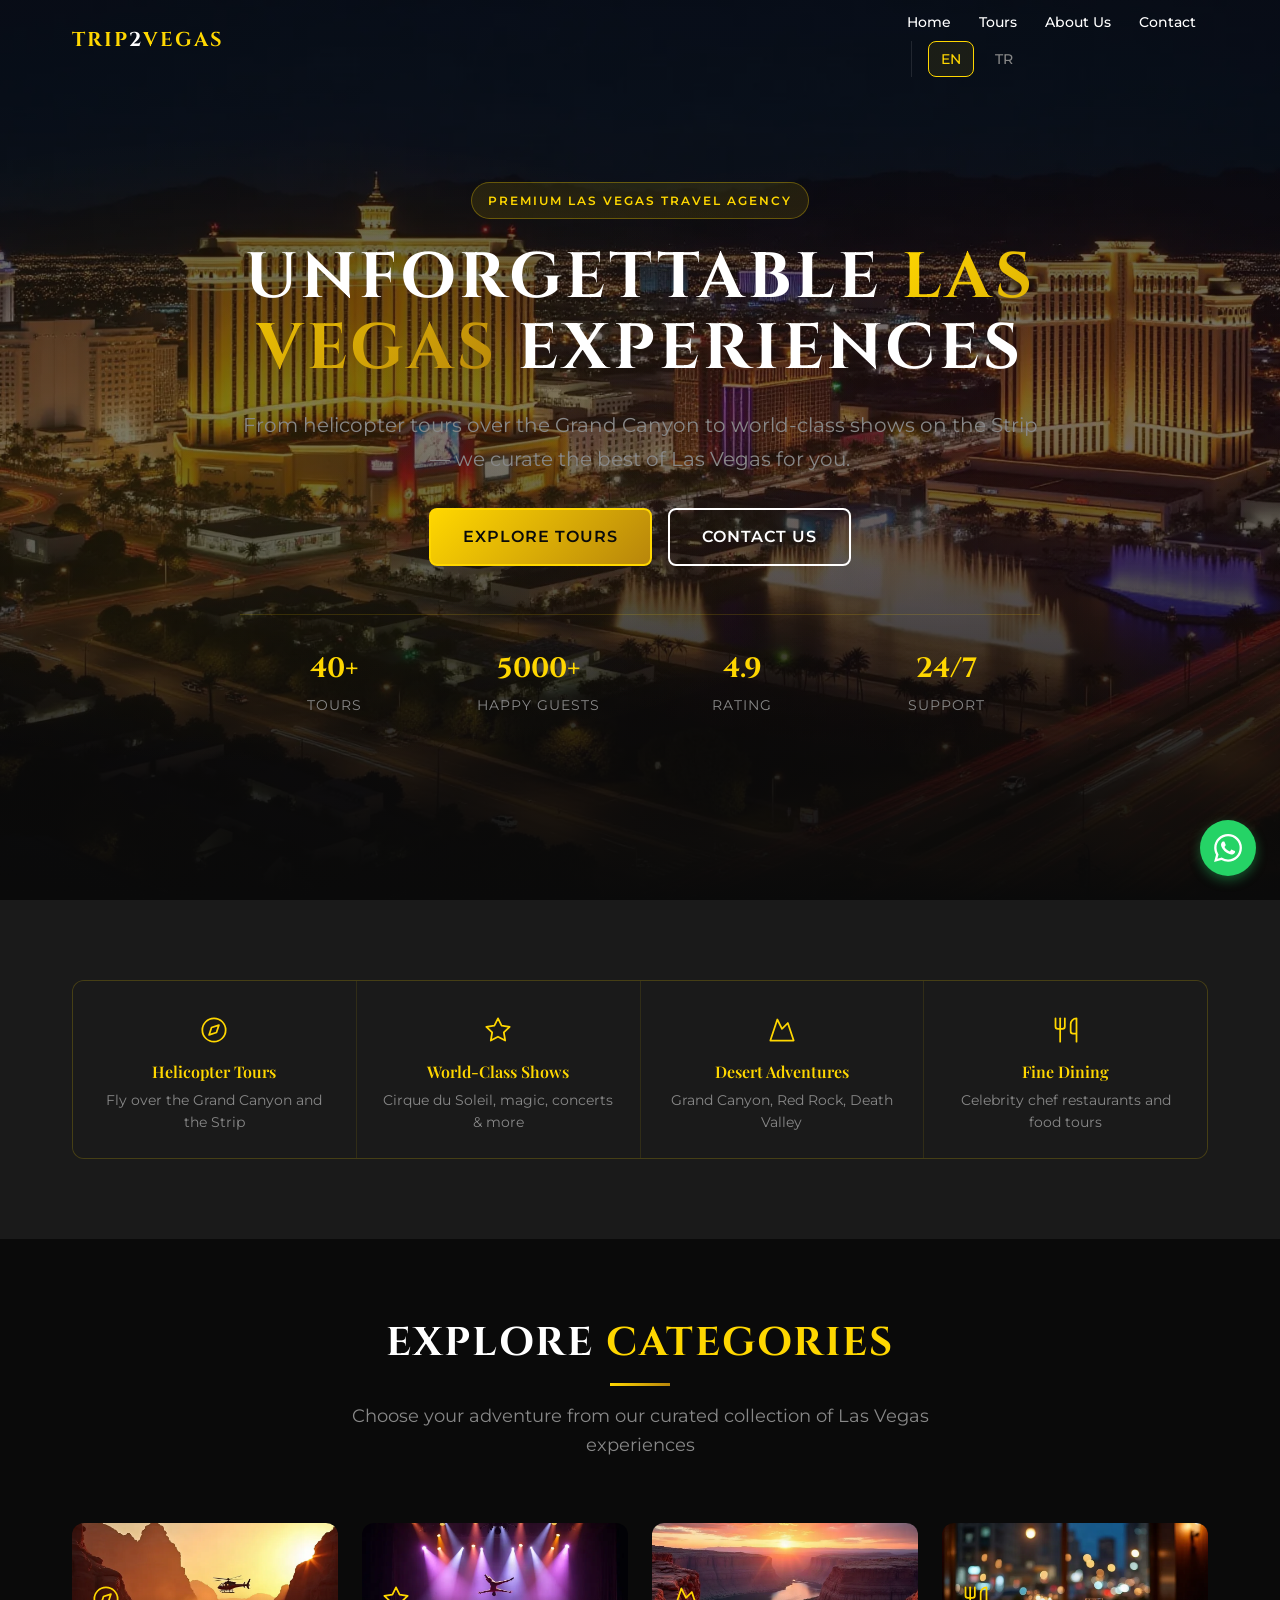
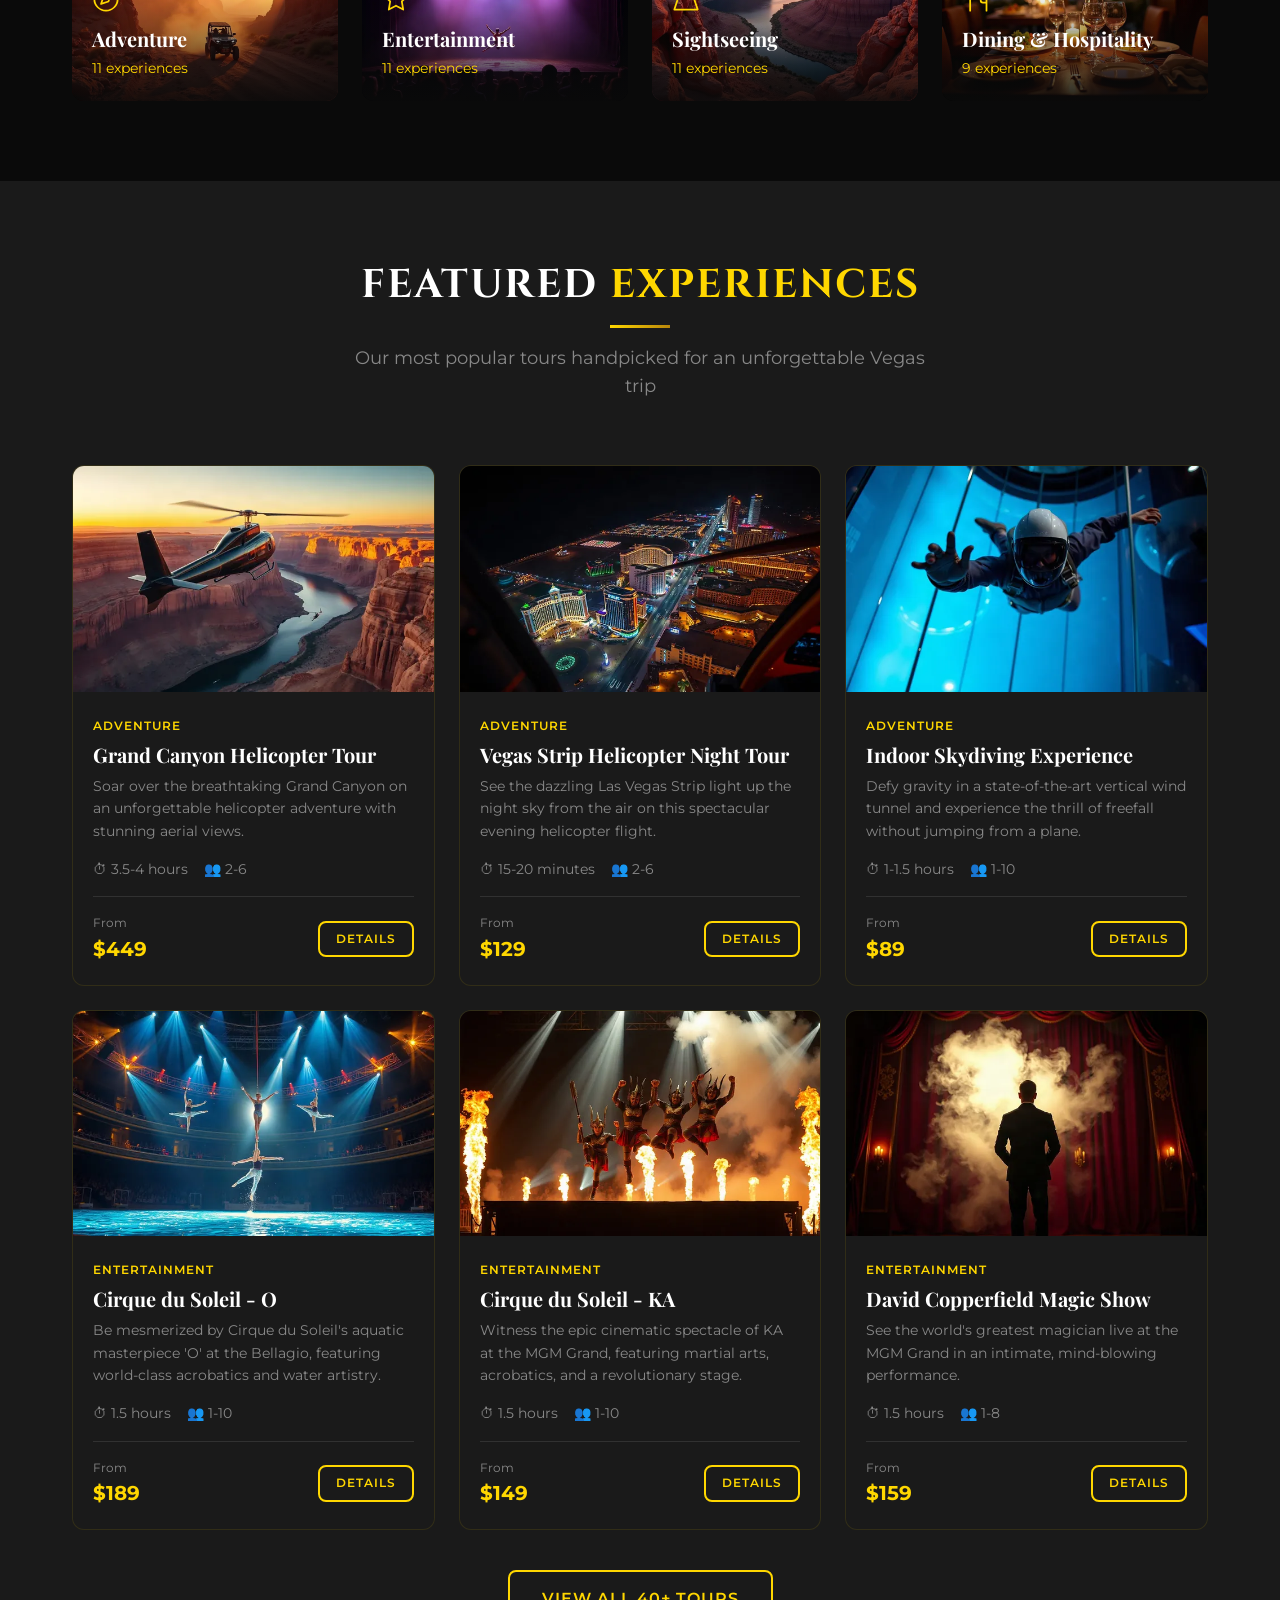
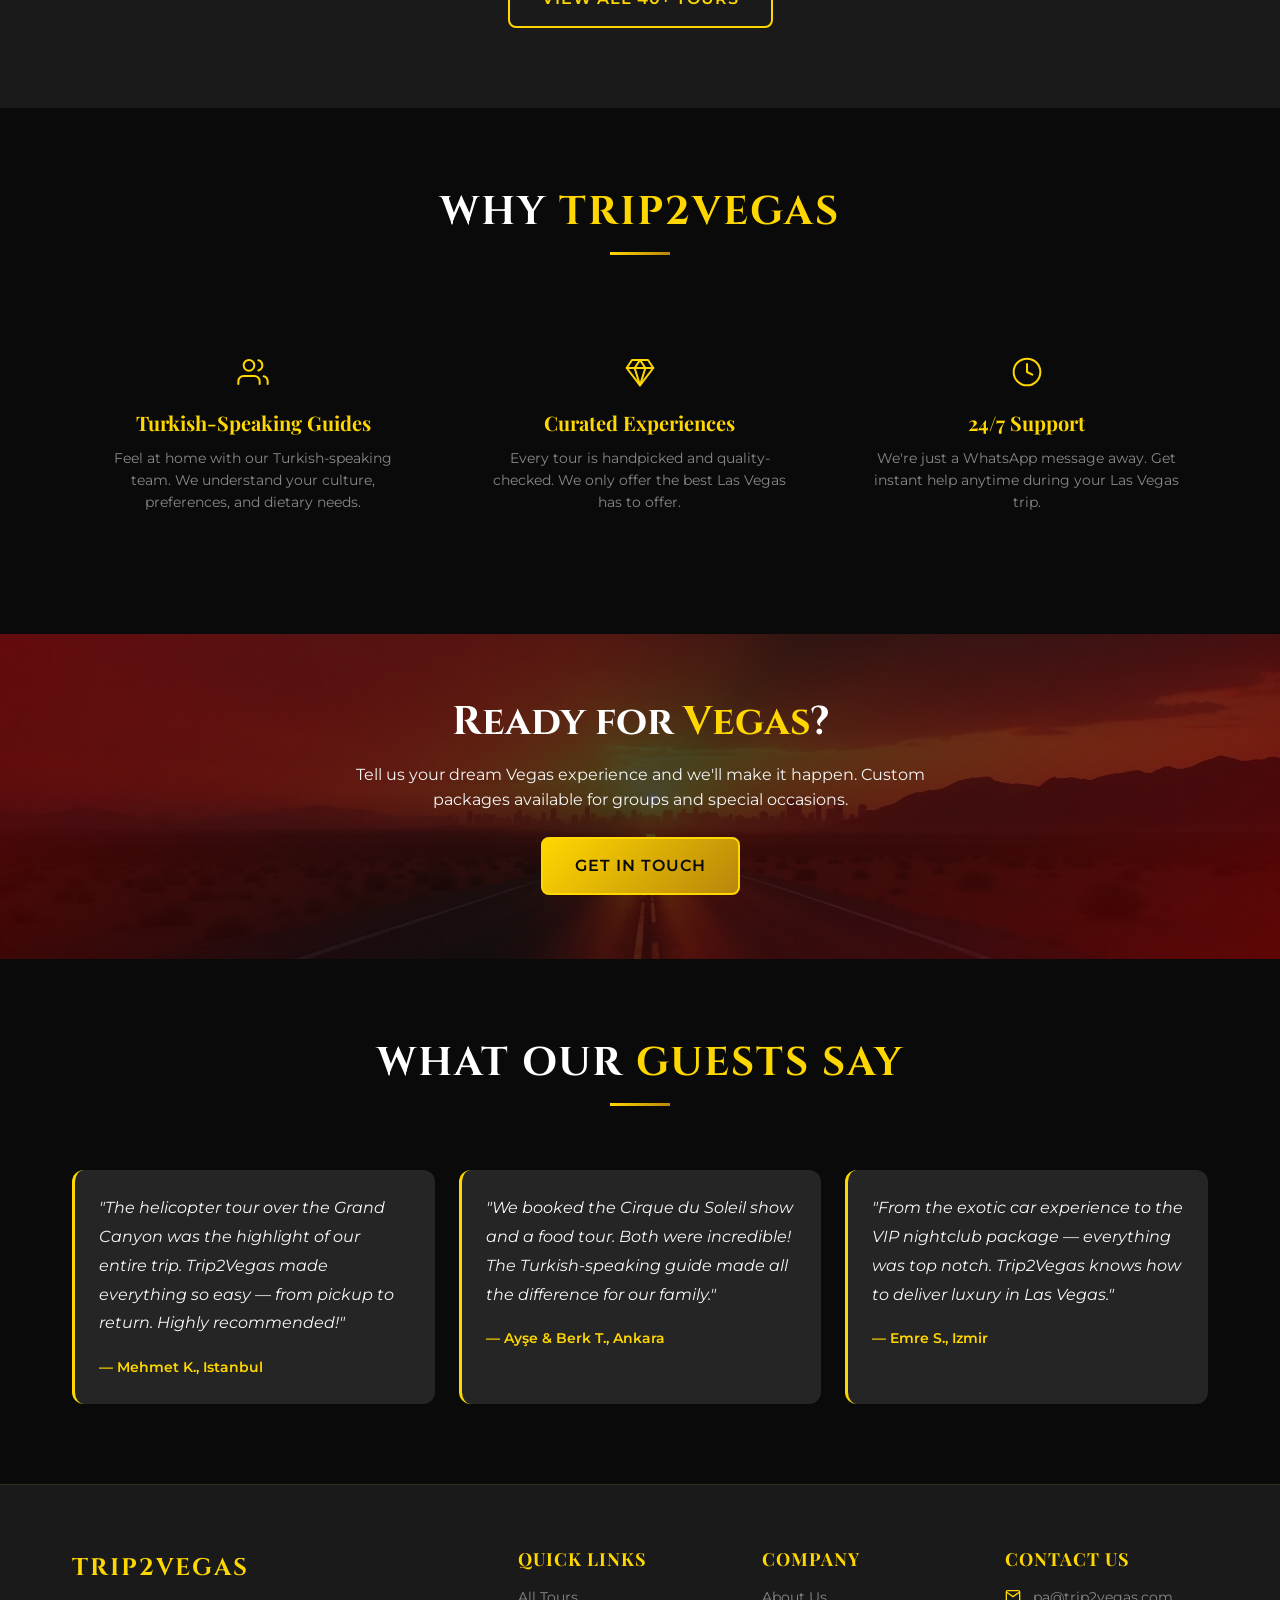
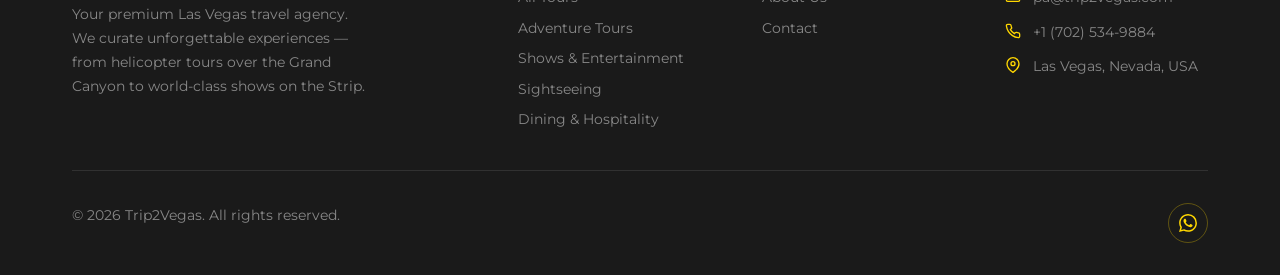
<file: index.html>
<!DOCTYPE html>
<html lang="en" data-lang="en">
<head>
  <meta charset="UTF-8">
  <!-- Google tag (Google Analytics, property G-8VE2XZC9N1) -->
  <script async src="https://www.googletagmanager.com/gtm.js?id=GTM-PMJW2PP7"></script>
  <script>
    window.dataLayer = window.dataLayer || [];
    function gtag(){dataLayer.push(arguments);}
    gtag('js', new Date());
  </script>
  <meta name="viewport" content="width=device-width, initial-scale=1.0">
  <meta name="description" content="Trip2Vegas - Premium Las Vegas travel agency. Curated tours, world-class shows, helicopter rides, Grand Canyon excursions, and exclusive experiences for Turkish and international travelers.">
  <meta name="keywords" content="Las Vegas tours, Vegas experiences, Grand Canyon tours, Vegas shows, luxury travel, helicopter tours, Turkish travel agency, Las Vegas turları">
  <meta name="author" content="Trip2Vegas">

  <!-- Open Graph -->
  <meta property="og:title" content="Trip2Vegas - Premium Las Vegas Tours & Experiences">
  <meta property="og:description" content="40+ curated Las Vegas tours, shows, and experiences. Helicopter rides, Grand Canyon, Cirque du Soleil, and more.">
  <meta property="og:type" content="website">
  <meta property="og:url" content="https://trip2vegas.com">
  <meta property="og:image" content="https://trip2vegas.com/assets/images/hero/og-image.jpg">
  <meta property="og:image:width" content="1200">
  <meta property="og:image:height" content="630">
  <meta name="twitter:card" content="summary_large_image">

  <!-- Hreflang for bilingual SEO -->
  <link rel="alternate" hreflang="en" href="https://trip2vegas.com">
  <link rel="alternate" hreflang="tr" href="https://trip2vegas.com">
  <link rel="alternate" hreflang="x-default" href="https://trip2vegas.com">

  <title>Trip2Vegas | Premium Las Vegas Tours & Experiences</title>
  <link rel="icon" href="/favicon.ico" sizes="any">
  <link rel="icon" type="image/svg+xml" href="/assets/images/logos/favicon.svg">
  <link rel="apple-touch-icon" href="/assets/images/logos/apple-touch-icon.png">
  <link rel="canonical" href="https://trip2vegas.com/">

  <!-- Google Fonts -->
  <link rel="preconnect" href="https://fonts.googleapis.com">
  <link rel="preconnect" href="https://fonts.gstatic.com" crossorigin>
  <link href="https://fonts.googleapis.com/css2?family=Cinzel:wght@400;600;700&family=Montserrat:wght@300;400;500;600;700&family=Playfair+Display:wght@400;600;700&display=swap" rel="stylesheet">

  <!-- Stylesheets -->
  <link rel="preload" as="image" type="image/webp" href="assets/images/hero/hero-home-sm.webp" media="(max-width: 767px)">
  <link rel="preload" as="image" type="image/webp" href="assets/images/hero/hero-home.webp" media="(min-width: 768px)">
  <link rel="stylesheet" href="assets/css/vegas-theme.css">
  <link rel="stylesheet" href="assets/css/main.css">
  <link rel="stylesheet" href="assets/css/responsive.css">

  <!-- JSON-LD Structured Data -->
  <script type="application/ld+json">
  {
    "@context": "https://schema.org",
    "@type": "TravelAgency",
    "name": "Trip2Vegas",
    "description": "Premium Las Vegas travel agency offering 40+ curated tours and experiences",
    "url": "https://trip2vegas.com",
    "email": "pa@trip2vegas.com",
    "areaServed": "Las Vegas, Nevada",
    "priceRange": "$$$"
  }
  </script>
</head>
<body class="page-loading">
  <!-- Header placeholder (loaded by components.js) -->
  <div id="header-placeholder"></div>

  <!-- ============================================================
       HERO SECTION
       ============================================================ -->
  <section class="hero">
    <div class="hero__bg"></div>
    <div class="hero__content">
      <span class="hero__badge">
        <span data-lang-en>Premium Las Vegas Travel Agency</span>
        <span data-lang-tr>Premium Las Vegas Seyahat Acentesi</span>
      </span>

      <h1 class="hero__title">
        <span data-lang-en>Unforgettable <span class="text-gold">Las Vegas</span> Experiences</span>
        <span data-lang-tr>Unutulmaz <span class="text-gold">Las Vegas</span> Deneyimleri</span>
      </h1>

      <p class="hero__subtitle">
        <span data-lang-en>From helicopter tours over the Grand Canyon to world-class shows on the Strip — we curate the best of Las Vegas for you.</span>
        <span data-lang-tr>Grand Canyon üzerinde helikopter turlarından Strip'teki dünya standartlarında gösterilere kadar — Las Vegas'ın en iyisini sizin için seçiyoruz.</span>
      </p>

      <div class="hero__actions">
        <a href="pages/tours/" class="btn btn--gold btn--lg">
          <span data-lang-en>Explore Tours</span>
          <span data-lang-tr>Turları Keşfet</span>
        </a>
        <a href="pages/contact/" class="btn btn--outline-white btn--lg">
          <span data-lang-en>Contact Us</span>
          <span data-lang-tr>Bize Ulaşın</span>
        </a>
      </div>

      <div class="hero__stats">
        <div class="hero__stat">
          <span class="hero__stat-value">40+</span>
          <span class="hero__stat-label">
            <span data-lang-en>Tours</span>
            <span data-lang-tr>Tur</span>
          </span>
        </div>
        <div class="hero__stat">
          <span class="hero__stat-value">5000+</span>
          <span class="hero__stat-label">
            <span data-lang-en>Happy Guests</span>
            <span data-lang-tr>Mutlu Misafir</span>
          </span>
        </div>
        <div class="hero__stat">
          <span class="hero__stat-value">4.9</span>
          <span class="hero__stat-label">
            <span data-lang-en>Rating</span>
            <span data-lang-tr>Puan</span>
          </span>
        </div>
        <div class="hero__stat">
          <span class="hero__stat-value">24/7</span>
          <span class="hero__stat-label">
            <span data-lang-en>Support</span>
            <span data-lang-tr>Destek</span>
          </span>
        </div>
      </div>
    </div>
  </section>

  <!-- ============================================================
       FEATURES STRIP
       ============================================================ -->
  <section class="section section--darker">
    <div class="container">
      <div class="features-strip fade-in">
        <div class="feature-item">
          <div class="feature-item__icon"><svg class="icon" aria-hidden="true"><use href="/assets/images/icons.svg#i-adventure"></use></svg></div>
          <h3 class="feature-item__title">
            <span data-lang-en>Helicopter Tours</span>
            <span data-lang-tr>Helikopter Turları</span>
          </h3>
          <p class="feature-item__text">
            <span data-lang-en>Fly over the Grand Canyon and the Strip</span>
            <span data-lang-tr>Grand Canyon ve Strip üzerinde uçun</span>
          </p>
        </div>
        <div class="feature-item">
          <div class="feature-item__icon"><svg class="icon" aria-hidden="true"><use href="/assets/images/icons.svg#i-entertainment"></use></svg></div>
          <h3 class="feature-item__title">
            <span data-lang-en>World-Class Shows</span>
            <span data-lang-tr>Dünya Standartlarında Gösteriler</span>
          </h3>
          <p class="feature-item__text">
            <span data-lang-en>Cirque du Soleil, magic, concerts & more</span>
            <span data-lang-tr>Cirque du Soleil, sihirbazlık, konserler ve daha fazlası</span>
          </p>
        </div>
        <div class="feature-item">
          <div class="feature-item__icon"><svg class="icon" aria-hidden="true"><use href="/assets/images/icons.svg#i-sightseeing"></use></svg></div>
          <h3 class="feature-item__title">
            <span data-lang-en>Desert Adventures</span>
            <span data-lang-tr>Çöl Maceraları</span>
          </h3>
          <p class="feature-item__text">
            <span data-lang-en>Grand Canyon, Red Rock, Death Valley</span>
            <span data-lang-tr>Grand Canyon, Red Rock, Ölüm Vadisi</span>
          </p>
        </div>
        <div class="feature-item">
          <div class="feature-item__icon"><svg class="icon" aria-hidden="true"><use href="/assets/images/icons.svg#i-dining"></use></svg></div>
          <h3 class="feature-item__title">
            <span data-lang-en>Fine Dining</span>
            <span data-lang-tr>Gurme Yemekler</span>
          </h3>
          <p class="feature-item__text">
            <span data-lang-en>Celebrity chef restaurants and food tours</span>
            <span data-lang-tr>Ünlü şef restoranları ve yemek turları</span>
          </p>
        </div>
      </div>
    </div>
  </section>

  <!-- ============================================================
       TOUR CATEGORIES
       ============================================================ -->
  <section class="section section--dark">
    <div class="container">
      <div class="section-header fade-in">
        <h2>
          <span data-lang-en>Explore <span class="text-gold">Categories</span></span>
          <span data-lang-tr>Kategorileri <span class="text-gold">Keşfedin</span></span>
        </h2>
        <hr class="gold-line gold-line--center">
        <p class="section-subtitle">
          <span data-lang-en>Choose your adventure from our curated collection of Las Vegas experiences</span>
          <span data-lang-tr>Özenle seçilmiş Las Vegas deneyimlerimizden maceranızı seçin</span>
        </p>
      </div>

      <div class="grid grid--4">
        <a href="pages/tours/?cat=adventure" class="category-card fade-in stagger-1">
          <div class="category-card__bg category-card__bg--adventure"></div>
          <div class="category-card__overlay"></div>
          <div class="category-card__content">
            <div class="category-card__icon"><svg class="icon" aria-hidden="true"><use href="/assets/images/icons.svg#i-adventure"></use></svg></div>
            <h3 class="category-card__title">
              <span data-lang-en>Adventure</span>
              <span data-lang-tr>Macera</span>
            </h3>
            <span class="category-card__count">
              <span data-lang-en>11 experiences</span>
              <span data-lang-tr>11 deneyim</span>
            </span>
          </div>
        </a>

        <a href="pages/tours/?cat=entertainment" class="category-card fade-in stagger-2">
          <div class="category-card__bg category-card__bg--entertainment"></div>
          <div class="category-card__overlay"></div>
          <div class="category-card__content">
            <div class="category-card__icon"><svg class="icon" aria-hidden="true"><use href="/assets/images/icons.svg#i-entertainment"></use></svg></div>
            <h3 class="category-card__title">
              <span data-lang-en>Entertainment</span>
              <span data-lang-tr>Eğlence</span>
            </h3>
            <span class="category-card__count">
              <span data-lang-en>11 experiences</span>
              <span data-lang-tr>11 deneyim</span>
            </span>
          </div>
        </a>

        <a href="pages/tours/?cat=sightseeing" class="category-card fade-in stagger-3">
          <div class="category-card__bg category-card__bg--sightseeing"></div>
          <div class="category-card__overlay"></div>
          <div class="category-card__content">
            <div class="category-card__icon"><svg class="icon" aria-hidden="true"><use href="/assets/images/icons.svg#i-sightseeing"></use></svg></div>
            <h3 class="category-card__title">
              <span data-lang-en>Sightseeing</span>
              <span data-lang-tr>Gezi</span>
            </h3>
            <span class="category-card__count">
              <span data-lang-en>11 experiences</span>
              <span data-lang-tr>11 deneyim</span>
            </span>
          </div>
        </a>

        <a href="pages/tours/?cat=dining" class="category-card fade-in stagger-4">
          <div class="category-card__bg category-card__bg--dining"></div>
          <div class="category-card__overlay"></div>
          <div class="category-card__content">
            <div class="category-card__icon"><svg class="icon" aria-hidden="true"><use href="/assets/images/icons.svg#i-dining"></use></svg></div>
            <h3 class="category-card__title">
              <span data-lang-en>Dining & Hospitality</span>
              <span data-lang-tr>Yeme & İçme</span>
            </h3>
            <span class="category-card__count">
              <span data-lang-en>9 experiences</span>
              <span data-lang-tr>9 deneyim</span>
            </span>
          </div>
        </a>
      </div>
    </div>
  </section>

  <!-- ============================================================
       FEATURED TOURS
       ============================================================ -->
  <section class="section section--darker">
    <div class="container">
      <div class="section-header fade-in">
        <h2>
          <span data-lang-en>Featured <span class="text-gold">Experiences</span></span>
          <span data-lang-tr>Öne Çıkan <span class="text-gold">Deneyimler</span></span>
        </h2>
        <hr class="gold-line gold-line--center">
        <p class="section-subtitle">
          <span data-lang-en>Our most popular tours handpicked for an unforgettable Vegas trip</span>
          <span data-lang-tr>Unutulmaz bir Vegas seyahati için özenle seçilmiş en popüler turlarımız</span>
        </p>
      </div>

      <div class="grid grid--3" id="featured-tours">
        <!-- Populated by JS from tours.json -->
      </div>

      <div style="text-align: center; margin-top: var(--space-10);" class="fade-in">
        <a href="pages/tours/" class="btn btn--outline btn--lg">
          <span data-lang-en>View All 40+ Tours</span>
          <span data-lang-tr>40+ Turun Tamamını Gör</span>
        </a>
      </div>
    </div>
  </section>

  <!-- ============================================================
       WHY TRIP2VEGAS
       ============================================================ -->
  <section class="section section--dark">
    <div class="container">
      <div class="section-header fade-in">
        <h2>
          <span data-lang-en>Why <span class="text-gold">Trip2Vegas</span></span>
          <span data-lang-tr>Neden <span class="text-gold">Trip2Vegas</span></span>
        </h2>
        <hr class="gold-line gold-line--center">
      </div>

      <div class="grid grid--3">
        <div class="card fade-in stagger-1" style="border: none; background: transparent; text-align: center; padding: var(--space-6);">
          <div style="font-size: var(--text-4xl); margin-bottom: var(--space-4);"><svg class="icon" aria-hidden="true"><use href="/assets/images/icons.svg#i-guides"></use></svg></div>
          <h3 style="color: var(--color-gold); font-size: var(--text-xl); margin-bottom: var(--space-3);">
            <span data-lang-en>Turkish-Speaking Guides</span>
            <span data-lang-tr>Türkçe Konuşan Rehberler</span>
          </h3>
          <p style="font-size: var(--text-sm); color: var(--color-gray);">
            <span data-lang-en>Feel at home with our Turkish-speaking team. We understand your culture, preferences, and dietary needs.</span>
            <span data-lang-tr>Türkçe konuşan ekibimizle kendinizi evinizde hissedin. Kültürünüzü, tercihlerinizi ve beslenme ihtiyaçlarınızı anlıyoruz.</span>
          </p>
        </div>

        <div class="card fade-in stagger-2" style="border: none; background: transparent; text-align: center; padding: var(--space-6);">
          <div style="font-size: var(--text-4xl); margin-bottom: var(--space-4);"><svg class="icon" aria-hidden="true"><use href="/assets/images/icons.svg#i-gem"></use></svg></div>
          <h3 style="color: var(--color-gold); font-size: var(--text-xl); margin-bottom: var(--space-3);">
            <span data-lang-en>Curated Experiences</span>
            <span data-lang-tr>Özenle Seçilmiş Deneyimler</span>
          </h3>
          <p style="font-size: var(--text-sm); color: var(--color-gray);">
            <span data-lang-en>Every tour is handpicked and quality-checked. We only offer the best Las Vegas has to offer.</span>
            <span data-lang-tr>Her tur özenle seçilmiş ve kalite kontrolünden geçirilmiştir. Sadece Las Vegas'ın en iyisini sunuyoruz.</span>
          </p>
        </div>

        <div class="card fade-in stagger-3" style="border: none; background: transparent; text-align: center; padding: var(--space-6);">
          <div style="font-size: var(--text-4xl); margin-bottom: var(--space-4);"><svg class="icon" aria-hidden="true"><use href="/assets/images/icons.svg#i-clock"></use></svg></div>
          <h3 style="color: var(--color-gold); font-size: var(--text-xl); margin-bottom: var(--space-3);">
            <span data-lang-en>24/7 Support</span>
            <span data-lang-tr>7/24 Destek</span>
          </h3>
          <p style="font-size: var(--text-sm); color: var(--color-gray);">
            <span data-lang-en>We're just a WhatsApp message away. Get instant help anytime during your Las Vegas trip.</span>
            <span data-lang-tr>Bir WhatsApp mesajı kadar yakınız. Las Vegas seyahatiniz sırasında istediğiniz zaman anında yardım alın.</span>
          </p>
        </div>
      </div>
    </div>
  </section>

  <!-- ============================================================
       CTA BANNER
       ============================================================ -->
  <section class="cta-banner fade-in">
    <div class="cta-banner__bg"></div>
    <div class="cta-banner__content">
      <h2>
        <span data-lang-en>Ready for <span class="text-gold">Vegas</span>?</span>
        <span data-lang-tr><span class="text-gold">Vegas</span>'a Hazır mısınız?</span>
      </h2>
      <p>
        <span data-lang-en>Tell us your dream Vegas experience and we'll make it happen. Custom packages available for groups and special occasions.</span>
        <span data-lang-tr>Hayalinizdeki Vegas deneyimini bize anlatın, biz gerçekleştirelim. Gruplar ve özel günler için özel paketler mevcuttur.</span>
      </p>
      <a href="pages/contact/" class="btn btn--gold btn--lg">
        <span data-lang-en>Get in Touch</span>
        <span data-lang-tr>İletişime Geçin</span>
      </a>
    </div>
  </section>

  <!-- ============================================================
       TESTIMONIALS
       ============================================================ -->
  <section class="section section--dark">
    <div class="container">
      <div class="section-header fade-in">
        <h2>
          <span data-lang-en>What Our <span class="text-gold">Guests Say</span></span>
          <span data-lang-tr>Misafirlerimiz <span class="text-gold">Ne Diyor</span></span>
        </h2>
        <hr class="gold-line gold-line--center">
      </div>

      <div class="grid grid--3">
        <div class="testimonial fade-in stagger-1">
          <p class="testimonial__text">
            <span data-lang-en>"The helicopter tour over the Grand Canyon was the highlight of our entire trip. Trip2Vegas made everything so easy — from pickup to return. Highly recommended!"</span>
            <span data-lang-tr>"Grand Canyon üzerindeki helikopter turu tüm seyahatimizin en önemli anıydı. Trip2Vegas alımdan dönüşe kadar her şeyi çok kolay hale getirdi. Kesinlikle tavsiye ederim!"</span>
          </p>
          <span class="testimonial__author">— Mehmet K., Istanbul</span>
        </div>

        <div class="testimonial fade-in stagger-2">
          <p class="testimonial__text">
            <span data-lang-en>"We booked the Cirque du Soleil show and a food tour. Both were incredible! The Turkish-speaking guide made all the difference for our family."</span>
            <span data-lang-tr>"Cirque du Soleil gösterisini ve yemek turunu ayırttık. İkisi de inanılmazdı! Türkçe konuşan rehber ailemiz için çok fark yarattı."</span>
          </p>
          <span class="testimonial__author">— Ayşe & Berk T., Ankara</span>
        </div>

        <div class="testimonial fade-in stagger-3">
          <p class="testimonial__text">
            <span data-lang-en>"From the exotic car experience to the VIP nightclub package — everything was top notch. Trip2Vegas knows how to deliver luxury in Las Vegas."</span>
            <span data-lang-tr>"Egzotik araba deneyiminden VIP gece kulübü paketine kadar — her şey birinci sınıftı. Trip2Vegas Las Vegas'ta lüksü nasıl sunacağını biliyor."</span>
          </p>
          <span class="testimonial__author">— Emre S., Izmir</span>
        </div>
      </div>
    </div>
  </section>

  <!-- Footer placeholder (loaded by components.js) -->
  <div id="footer-placeholder"></div>

  <!-- Scripts (order matters: language first, then components, then app logic) -->
  <script src="assets/js/language.js"></script>
  <script src="assets/js/components.js"></script>
  <script src="assets/js/main.js"></script>
  <script src="assets/js/tours.js"></script>

  <!-- Homepage: Load featured tours -->
  <script>
    document.addEventListener('DOMContentLoaded', async () => {
      // Wait for tours data to load
      try {
        const resp = await fetch('data/tours.json');
        const data = await resp.json();
        const featured = (data.tours || []).filter(t => t.featured).slice(0, 6);
        const grid = document.getElementById('featured-tours');
        if (grid && featured.length) {
          grid.innerHTML = featured.map((tour, i) => Tours.renderCard(tour, i)).join('');
          // Re-apply language
          const lang = Language.get();
          document.documentElement.setAttribute('data-lang', lang);
          // Re-init scroll animations
          App.init();
        }
      } catch (err) {
        console.warn('Could not load featured tours', err);
      }
    });
  </script>
</body>
</html>
</file>
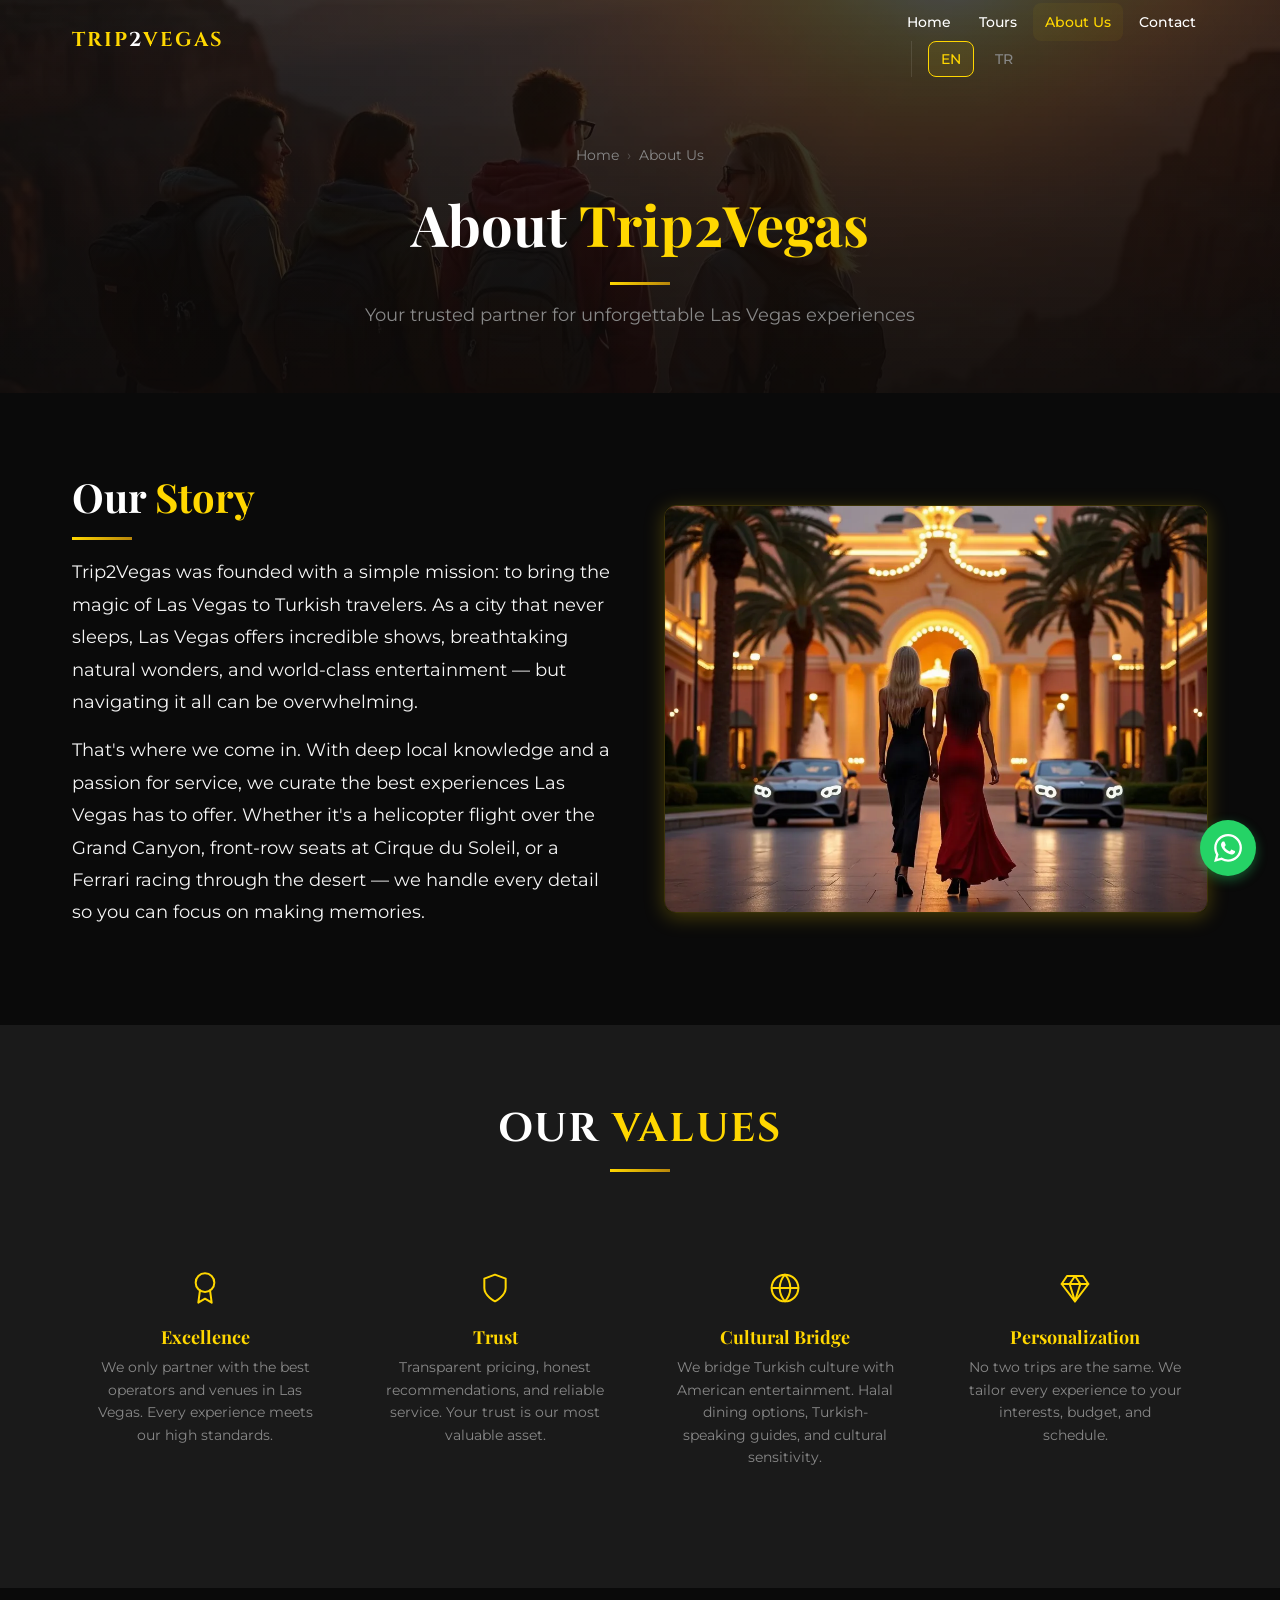
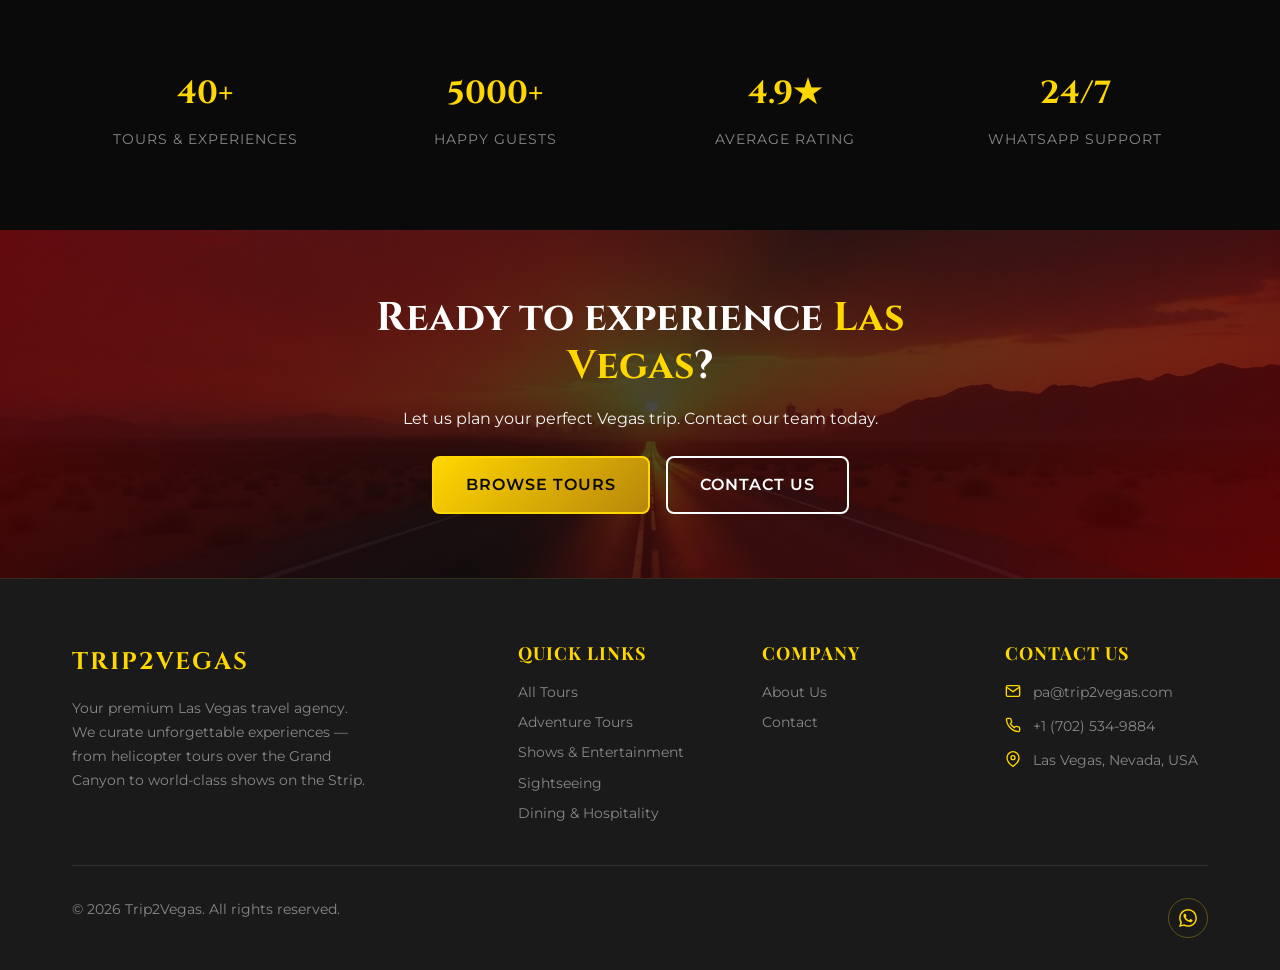
<file: pages/about/index.html>
<!DOCTYPE html>
<html lang="en" data-lang="en">
<head>
  <meta charset="UTF-8">
  <!-- Google tag (Google Analytics, property G-8VE2XZC9N1) -->
  <script async src="https://www.googletagmanager.com/gtm.js?id=GTM-PMJW2PP7"></script>
  <script>
    window.dataLayer = window.dataLayer || [];
    function gtag(){dataLayer.push(arguments);}
    gtag('js', new Date());
  </script>
  <meta name="viewport" content="width=device-width, initial-scale=1.0">
  <meta name="description" content="About Trip2Vegas - Premium Las Vegas travel agency specializing in curated tours and experiences for Turkish and international travelers.">
  <title>About Us | Trip2Vegas</title>
  <link rel="icon" href="/favicon.ico" sizes="any">
  <link rel="icon" type="image/svg+xml" href="/assets/images/logos/favicon.svg">
  <link rel="apple-touch-icon" href="/assets/images/logos/apple-touch-icon.png">
  <link rel="canonical" href="https://trip2vegas.com/pages/about/">
  <link rel="alternate" hreflang="en" href="https://trip2vegas.com/pages/about/">
  <link rel="alternate" hreflang="tr" href="https://trip2vegas.com/pages/about/">
  <link rel="alternate" hreflang="x-default" href="https://trip2vegas.com/pages/about/">
  <meta property="og:title" content="About Us | Trip2Vegas">
  <meta property="og:description" content="About Trip2Vegas - Premium Las Vegas travel agency specializing in curated tours and experiences for Turkish and international travelers.">
  <meta property="og:type" content="website">
  <meta property="og:url" content="https://trip2vegas.com/pages/about/">
  <meta property="og:image" content="https://trip2vegas.com/assets/images/hero/og-image.jpg">
  <meta property="og:image:width" content="1200">
  <meta property="og:image:height" content="630">
  <meta name="twitter:card" content="summary_large_image">

  <link rel="preconnect" href="https://fonts.googleapis.com">
  <link rel="preconnect" href="https://fonts.gstatic.com" crossorigin>
  <link href="https://fonts.googleapis.com/css2?family=Cinzel:wght@400;600;700&family=Montserrat:wght@300;400;500;600;700&family=Playfair+Display:wght@400;600;700&display=swap" rel="stylesheet">

  <link rel="stylesheet" href="../../assets/css/vegas-theme.css">
  <link rel="stylesheet" href="../../assets/css/main.css">
  <link rel="stylesheet" href="../../assets/css/responsive.css">
</head>
<body class="page-loading">
  <div id="header-placeholder"></div>

  <!-- Page Header -->
  <div class="about-hero">
    <div class="container">
      <div class="breadcrumb" style="justify-content: center;">
        <a href="../../">
          <span data-lang-en>Home</span>
          <span data-lang-tr>Ana Sayfa</span>
        </a>
        <span class="breadcrumb__separator">›</span>
        <span>
          <span data-lang-en>About Us</span>
          <span data-lang-tr>Hakkımızda</span>
        </span>
      </div>
      <h1>
        <span data-lang-en>About <span class="text-gold">Trip2Vegas</span></span>
        <span data-lang-tr><span class="text-gold">Trip2Vegas</span> Hakkında</span>
      </h1>
      <hr class="gold-line gold-line--center">
      <p class="section-subtitle">
        <span data-lang-en>Your trusted partner for unforgettable Las Vegas experiences</span>
        <span data-lang-tr>Unutulmaz Las Vegas deneyimleri için güvenilir ortağınız</span>
      </p>
    </div>
  </div>

  <!-- Our Story -->
  <section class="section section--dark">
    <div class="container">
      <div class="grid grid--2" style="gap: var(--space-12); align-items: center;">
        <div class="fade-in">
          <h2>
            <span data-lang-en>Our <span class="text-gold">Story</span></span>
            <span data-lang-tr><span class="text-gold">Hikayemiz</span></span>
          </h2>
          <hr class="gold-line">
          <p style="font-size: var(--text-lg); line-height: 1.8;">
            <span data-lang-en>Trip2Vegas was founded with a simple mission: to bring the magic of Las Vegas to Turkish travelers. As a city that never sleeps, Las Vegas offers incredible shows, breathtaking natural wonders, and world-class entertainment — but navigating it all can be overwhelming.</span>
            <span data-lang-tr>Trip2Vegas, basit bir misyonla kuruldu: Las Vegas'ın büyüsünü Türk gezginlere sunmak. Asla uyumayan bir şehir olarak Las Vegas, inanılmaz gösteriler, nefes kesici doğa harikaları ve dünya standartlarında eğlence sunuyor — ancak bunların hepsinde gezinmek bunaltıcı olabilir.</span>
          </p>
          <p style="font-size: var(--text-lg); line-height: 1.8;">
            <span data-lang-en>That's where we come in. With deep local knowledge and a passion for service, we curate the best experiences Las Vegas has to offer. Whether it's a helicopter flight over the Grand Canyon, front-row seats at Cirque du Soleil, or a Ferrari racing through the desert — we handle every detail so you can focus on making memories.</span>
            <span data-lang-tr>İşte burada biz devreye giriyoruz. Derin yerel bilgimiz ve hizmet tutkumuzla, Las Vegas'ın sunduğu en iyi deneyimleri sizin için seçiyoruz. Grand Canyon üzerinde bir helikopter uçuşu, Cirque du Soleil'de ön sıra koltuklar veya çölde yarışan bir Ferrari olsun — her detayla biz ilgileniyoruz, siz anılar biriktirmeye odaklanın.</span>
          </p>
        </div>
        <div class="about-photo fade-in-right">
          <!-- Alt text follows the language toggle: one <img>, two labelled wrappers would double the download -->
          <img src="../../assets/images/hero/about-story.webp" width="1024" height="768" loading="lazy" decoding="async"
               alt="Two guests arriving at a luxury Las Vegas hotel at dusk / Gün batımında lüks bir Las Vegas oteline varan iki misafir">
        </div>
      </div>
    </div>
  </section>

  <!-- Values -->
  <section class="section section--darker">
    <div class="container">
      <div class="section-header fade-in">
        <h2>
          <span data-lang-en>Our <span class="text-gold">Values</span></span>
          <span data-lang-tr><span class="text-gold">Değerlerimiz</span></span>
        </h2>
        <hr class="gold-line gold-line--center">
      </div>

      <div class="about-values">
        <div class="about-value fade-in stagger-1">
          <div class="about-value__icon"><svg class="icon" aria-hidden="true"><use href="/assets/images/icons.svg#i-award"></use></svg></div>
          <h3 class="about-value__title">
            <span data-lang-en>Excellence</span>
            <span data-lang-tr>Mükemmellik</span>
          </h3>
          <p style="font-size: var(--text-sm); color: var(--color-gray);">
            <span data-lang-en>We only partner with the best operators and venues in Las Vegas. Every experience meets our high standards.</span>
            <span data-lang-tr>Las Vegas'taki en iyi operatörler ve mekanlarla ortaklık kuruyoruz. Her deneyim yüksek standartlarımızı karşılar.</span>
          </p>
        </div>
        <div class="about-value fade-in stagger-2">
          <div class="about-value__icon"><svg class="icon" aria-hidden="true"><use href="/assets/images/icons.svg#i-shield"></use></svg></div>
          <h3 class="about-value__title">
            <span data-lang-en>Trust</span>
            <span data-lang-tr>Güven</span>
          </h3>
          <p style="font-size: var(--text-sm); color: var(--color-gray);">
            <span data-lang-en>Transparent pricing, honest recommendations, and reliable service. Your trust is our most valuable asset.</span>
            <span data-lang-tr>Şeffaf fiyatlandırma, dürüst öneriler ve güvenilir hizmet. Güveniniz en değerli varlığımızdır.</span>
          </p>
        </div>
        <div class="about-value fade-in stagger-3">
          <div class="about-value__icon"><svg class="icon" aria-hidden="true"><use href="/assets/images/icons.svg#i-globe"></use></svg></div>
          <h3 class="about-value__title">
            <span data-lang-en>Cultural Bridge</span>
            <span data-lang-tr>Kültürel Köprü</span>
          </h3>
          <p style="font-size: var(--text-sm); color: var(--color-gray);">
            <span data-lang-en>We bridge Turkish culture with American entertainment. Halal dining options, Turkish-speaking guides, and cultural sensitivity.</span>
            <span data-lang-tr>Türk kültürünü Amerikan eğlencesiyle birleştiriyoruz. Helal yemek seçenekleri, Türkçe konuşan rehberler ve kültürel duyarlılık.</span>
          </p>
        </div>
        <div class="about-value fade-in stagger-4">
          <div class="about-value__icon"><svg class="icon" aria-hidden="true"><use href="/assets/images/icons.svg#i-gem"></use></svg></div>
          <h3 class="about-value__title">
            <span data-lang-en>Personalization</span>
            <span data-lang-tr>Kişiselleştirme</span>
          </h3>
          <p style="font-size: var(--text-sm); color: var(--color-gray);">
            <span data-lang-en>No two trips are the same. We tailor every experience to your interests, budget, and schedule.</span>
            <span data-lang-tr>Hiçbir seyahat birbirinin aynısı değil. Her deneyimi ilgi alanlarınıza, bütçenize ve programınıza göre özelleştiriyoruz.</span>
          </p>
        </div>
      </div>
    </div>
  </section>

  <!-- Numbers -->
  <section class="section section--dark">
    <div class="container">
      <div class="grid grid--4 fade-in" style="text-align: center;">
        <div>
          <div style="font-family: var(--font-accent); font-size: var(--text-4xl); font-weight: var(--weight-bold); color: var(--color-gold);">40+</div>
          <div style="font-size: var(--text-sm); color: var(--color-gray); text-transform: uppercase; letter-spacing: 1px; margin-top: var(--space-2);">
            <span data-lang-en>Tours & Experiences</span>
            <span data-lang-tr>Tur & Deneyim</span>
          </div>
        </div>
        <div>
          <div style="font-family: var(--font-accent); font-size: var(--text-4xl); font-weight: var(--weight-bold); color: var(--color-gold);">5000+</div>
          <div style="font-size: var(--text-sm); color: var(--color-gray); text-transform: uppercase; letter-spacing: 1px; margin-top: var(--space-2);">
            <span data-lang-en>Happy Guests</span>
            <span data-lang-tr>Mutlu Misafir</span>
          </div>
        </div>
        <div>
          <div style="font-family: var(--font-accent); font-size: var(--text-4xl); font-weight: var(--weight-bold); color: var(--color-gold);">4.9★</div>
          <div style="font-size: var(--text-sm); color: var(--color-gray); text-transform: uppercase; letter-spacing: 1px; margin-top: var(--space-2);">
            <span data-lang-en>Average Rating</span>
            <span data-lang-tr>Ortalama Puan</span>
          </div>
        </div>
        <div>
          <div style="font-family: var(--font-accent); font-size: var(--text-4xl); font-weight: var(--weight-bold); color: var(--color-gold);">24/7</div>
          <div style="font-size: var(--text-sm); color: var(--color-gray); text-transform: uppercase; letter-spacing: 1px; margin-top: var(--space-2);">
            <span data-lang-en>WhatsApp Support</span>
            <span data-lang-tr>WhatsApp Destek</span>
          </div>
        </div>
      </div>
    </div>
  </section>

  <!-- CTA -->
  <section class="cta-banner fade-in">
    <div class="cta-banner__bg"></div>
    <div class="cta-banner__content">
      <h2>
        <span data-lang-en>Ready to experience <span class="text-gold">Las Vegas</span>?</span>
        <span data-lang-tr><span class="text-gold">Las Vegas</span>'ı deneyimlemeye hazır mısınız?</span>
      </h2>
      <p>
        <span data-lang-en>Let us plan your perfect Vegas trip. Contact our team today.</span>
        <span data-lang-tr>Mükemmel Vegas seyahatinizi planlayalım. Bugün ekibimizle iletişime geçin.</span>
      </p>
      <div class="flex flex--center" style="gap: var(--space-4); flex-wrap: wrap;">
        <a href="../tours/" class="btn btn--gold btn--lg">
          <span data-lang-en>Browse Tours</span>
          <span data-lang-tr>Turları Keşfet</span>
        </a>
        <a href="../contact/" class="btn btn--outline-white btn--lg">
          <span data-lang-en>Contact Us</span>
          <span data-lang-tr>Bize Ulaşın</span>
        </a>
      </div>
    </div>
  </section>

  <div id="footer-placeholder"></div>

  <script src="../../assets/js/language.js"></script>
  <script src="../../assets/js/components.js"></script>
  <script src="../../assets/js/main.js"></script>
</body>
</html>
</file>
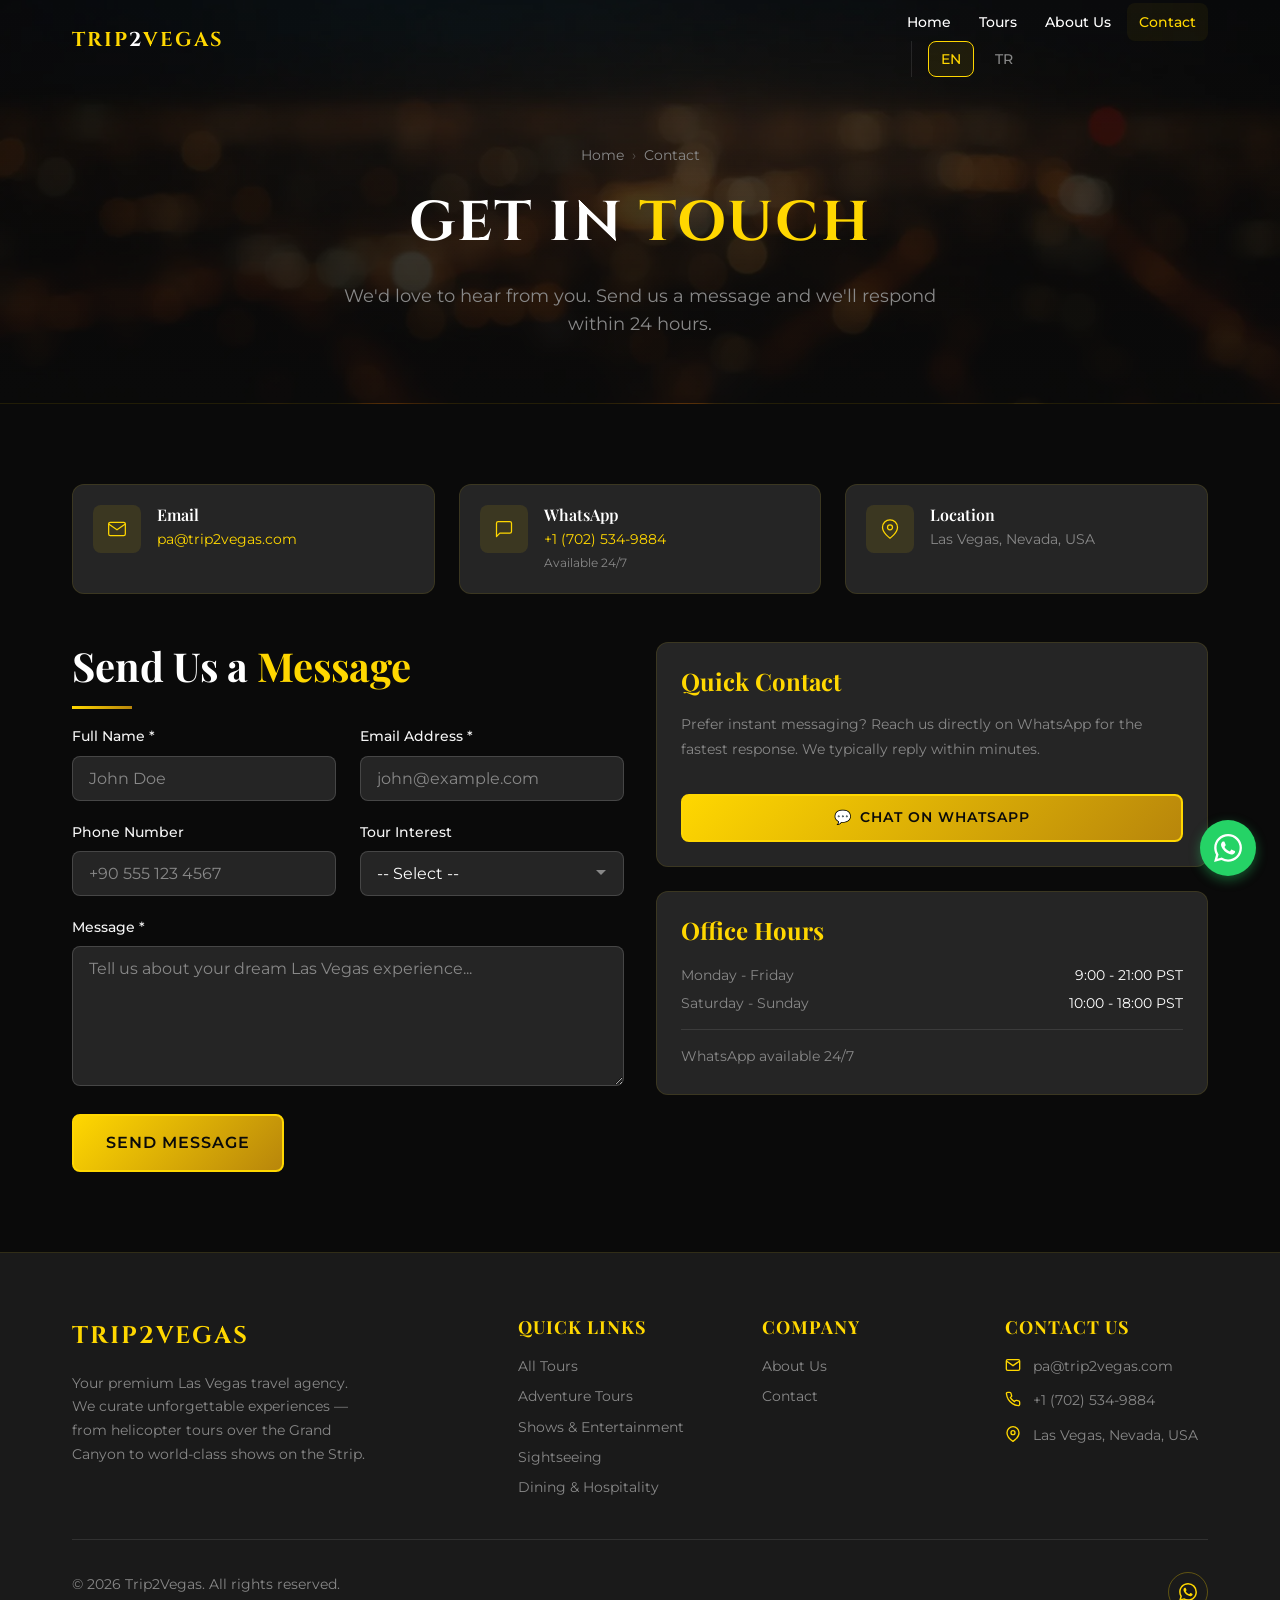
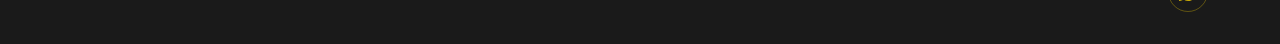
<file: pages/contact/index.html>
<!DOCTYPE html>
<html lang="en" data-lang="en">
<head>
  <meta charset="UTF-8">
  <!-- Google tag (Google Analytics, property G-8VE2XZC9N1) -->
  <script async src="https://www.googletagmanager.com/gtm.js?id=GTM-PMJW2PP7"></script>
  <script>
    window.dataLayer = window.dataLayer || [];
    function gtag(){dataLayer.push(arguments);}
    gtag('js', new Date());
  </script>
  <meta name="viewport" content="width=device-width, initial-scale=1.0">
  <meta name="description" content="Contact Trip2Vegas for Las Vegas tour bookings, custom packages, and inquiries. Available 24/7 via WhatsApp, email, and phone.">
  <title>Contact Us | Trip2Vegas</title>
  <link rel="icon" href="/favicon.ico" sizes="any">
  <link rel="icon" type="image/svg+xml" href="/assets/images/logos/favicon.svg">
  <link rel="apple-touch-icon" href="/assets/images/logos/apple-touch-icon.png">
  <link rel="canonical" href="https://trip2vegas.com/pages/contact/">
  <link rel="alternate" hreflang="en" href="https://trip2vegas.com/pages/contact/">
  <link rel="alternate" hreflang="tr" href="https://trip2vegas.com/pages/contact/">
  <link rel="alternate" hreflang="x-default" href="https://trip2vegas.com/pages/contact/">
  <meta property="og:title" content="Contact Us | Trip2Vegas">
  <meta property="og:description" content="Contact Trip2Vegas for Las Vegas tour bookings, custom packages, and inquiries. Available 24/7 via WhatsApp, email, and phone.">
  <meta property="og:type" content="website">
  <meta property="og:url" content="https://trip2vegas.com/pages/contact/">
  <meta property="og:image" content="https://trip2vegas.com/assets/images/hero/og-image.jpg">
  <meta property="og:image:width" content="1200">
  <meta property="og:image:height" content="630">
  <meta name="twitter:card" content="summary_large_image">

  <link rel="preconnect" href="https://fonts.googleapis.com">
  <link rel="preconnect" href="https://fonts.gstatic.com" crossorigin>
  <link href="https://fonts.googleapis.com/css2?family=Cinzel:wght@400;600;700&family=Montserrat:wght@300;400;500;600;700&family=Playfair+Display:wght@400;600;700&display=swap" rel="stylesheet">

  <link rel="stylesheet" href="../../assets/css/vegas-theme.css">
  <link rel="stylesheet" href="../../assets/css/main.css">
  <link rel="stylesheet" href="../../assets/css/responsive.css">
</head>
<body class="page-loading">
  <div id="header-placeholder"></div>

  <!-- Page Header -->
  <div class="page-header">
    <div class="container">
      <div class="breadcrumb" style="justify-content: center;">
        <a href="../../">
          <span data-lang-en>Home</span>
          <span data-lang-tr>Ana Sayfa</span>
        </a>
        <span class="breadcrumb__separator">›</span>
        <span>
          <span data-lang-en>Contact</span>
          <span data-lang-tr>İletişim</span>
        </span>
      </div>
      <h1>
        <span data-lang-en>Get In <span class="text-gold">Touch</span></span>
        <span data-lang-tr>İletişime <span class="text-gold">Geçin</span></span>
      </h1>
      <p class="section-subtitle">
        <span data-lang-en>We'd love to hear from you. Send us a message and we'll respond within 24 hours.</span>
        <span data-lang-tr>Sizden haber almak isteriz. Bize bir mesaj gönderin, 24 saat içinde yanıt vereceğiz.</span>
      </p>
    </div>
  </div>

  <section class="section section--dark">
    <div class="container">
      <!-- Contact Info Cards -->
      <div class="grid grid--3 fade-in" style="margin-bottom: var(--space-12);">
        <div class="contact-info-card">
          <div class="contact-info-card__icon"><svg class="icon" aria-hidden="true"><use href="/assets/images/icons.svg#i-mail"></use></svg></div>
          <div>
            <h3 class="contact-info-card__title">
              <span data-lang-en>Email</span>
              <span data-lang-tr>E-posta</span>
            </h3>
            <p class="contact-info-card__text">
              <a href="mailto:pa@trip2vegas.com" style="color: var(--color-gold);">pa@trip2vegas.com</a>
            </p>
          </div>
        </div>

        <div class="contact-info-card">
          <div class="contact-info-card__icon"><svg class="icon" aria-hidden="true"><use href="/assets/images/icons.svg#i-chat"></use></svg></div>
          <div>
            <h3 class="contact-info-card__title">WhatsApp</h3>
            <p class="contact-info-card__text">
              <a href="https://wa.me/17025349884" style="color: var(--color-gold);" target="_blank" rel="noopener">+1 (702) 534-9884</a>
              <br>
              <span style="font-size: var(--text-xs);">
                <span data-lang-en>Available 24/7</span>
                <span data-lang-tr>7/24 Ulaşılabilir</span>
              </span>
            </p>
          </div>
        </div>

        <div class="contact-info-card">
          <div class="contact-info-card__icon"><svg class="icon" aria-hidden="true"><use href="/assets/images/icons.svg#i-pin"></use></svg></div>
          <div>
            <h3 class="contact-info-card__title">
              <span data-lang-en>Location</span>
              <span data-lang-tr>Konum</span>
            </h3>
            <p class="contact-info-card__text">
              <span data-lang-en>Las Vegas, Nevada, USA</span>
              <span data-lang-tr>Las Vegas, Nevada, ABD</span>
            </p>
          </div>
        </div>
      </div>

      <!-- Contact Form -->
      <div class="contact-grid">
        <div class="fade-in">
          <h2>
            <span data-lang-en>Send Us a <span class="text-gold">Message</span></span>
            <span data-lang-tr>Bize <span class="text-gold">Mesaj</span> Gönderin</span>
          </h2>
          <hr class="gold-line">

          <div id="form-message" class="alert" style="display: none;"></div>

          <form id="contact-form" method="POST" novalidate>
            <div class="grid grid--2">
              <div class="form-group">
                <label class="form-label" for="name">
                  <span data-lang-en>Full Name *</span>
                  <span data-lang-tr>Ad Soyad *</span>
                </label>
                <input type="text" id="name" name="name" class="form-control" required
                  placeholder="John Doe"
                  autocomplete="name">
              </div>
              <div class="form-group">
                <label class="form-label" for="email">
                  <span data-lang-en>Email Address *</span>
                  <span data-lang-tr>E-posta Adresi *</span>
                </label>
                <input type="email" id="email" name="email" class="form-control" required
                  placeholder="john@example.com"
                  autocomplete="email">
              </div>
            </div>

            <div class="grid grid--2">
              <div class="form-group">
                <label class="form-label" for="phone">
                  <span data-lang-en>Phone Number</span>
                  <span data-lang-tr>Telefon Numarası</span>
                </label>
                <input type="tel" id="phone" name="phone" class="form-control"
                  placeholder="+90 555 123 4567"
                  autocomplete="tel">
              </div>
              <div class="form-group">
                <label class="form-label" for="tour-interest">
                  <span data-lang-en>Tour Interest</span>
                  <span data-lang-tr>İlgilendiğiniz Tur</span>
                </label>
                <select id="tour-interest" name="tour_interest" class="form-control">
                  <option value="">
                    -- Select --
                  </option>
                  <option value="Helicopter Tours">Helicopter Tours / Helikopter Turları</option>
                  <option value="Grand Canyon">Grand Canyon</option>
                  <option value="Shows & Entertainment">Shows & Entertainment / Gösteriler</option>
                  <option value="Adventure Tours">Adventure Tours / Macera Turları</option>
                  <option value="Sightseeing">Sightseeing / Gezi Turları</option>
                  <option value="Dining">Dining / Yeme & İçme</option>
                  <option value="Custom Package">Custom Package / Özel Paket</option>
                  <option value="Other">Other / Diğer</option>
                </select>
              </div>
            </div>

            <div class="form-group">
              <label class="form-label" for="message">
                <span data-lang-en>Message *</span>
                <span data-lang-tr>Mesajınız *</span>
              </label>
              <textarea id="message" name="message" class="form-control" required rows="6"
                placeholder="Tell us about your dream Las Vegas experience..."></textarea>
            </div>

            <!-- Honeypot: hidden from people, bots fill it in and get rejected -->
            <div class="hp-field" aria-hidden="true">
              <label for="website">Website</label>
              <input type="text" id="website" name="website" tabindex="-1" autocomplete="off">
            </div>

            <button type="submit" class="btn btn--gold btn--lg">
              <span data-lang-en>Send Message</span>
              <span data-lang-tr>Mesaj Gönder</span>
            </button>
          </form>
        </div>

        <!-- Sidebar -->
        <div class="fade-in-right">
          <div style="background: var(--color-black-lighter); border-radius: var(--radius-lg); padding: var(--space-6); border: 1px solid rgba(255,215,0,0.1); margin-bottom: var(--space-6);">
            <h3 style="color: var(--color-gold); margin-bottom: var(--space-4);">
              <span data-lang-en>Quick Contact</span>
              <span data-lang-tr>Hızlı İletişim</span>
            </h3>
            <p style="font-size: var(--text-sm); color: var(--color-gray); line-height: 1.8;">
              <span data-lang-en>Prefer instant messaging? Reach us directly on WhatsApp for the fastest response. We typically reply within minutes.</span>
              <span data-lang-tr>Anlık mesajlaşmayı mı tercih ediyorsunuz? En hızlı yanıt için bize doğrudan WhatsApp'tan ulaşın. Genellikle dakikalar içinde yanıt veriyoruz.</span>
            </p>
            <a href="https://wa.me/17025349884?text=Hello!%20I'm%20interested%20in%20Las%20Vegas%20tours." class="btn btn--gold btn--full" style="margin-top: var(--space-4);" target="_blank" rel="noopener">
              💬
              <span data-lang-en>Chat on WhatsApp</span>
              <span data-lang-tr>WhatsApp'ta Yazın</span>
            </a>
          </div>

          <div style="background: var(--color-black-lighter); border-radius: var(--radius-lg); padding: var(--space-6); border: 1px solid rgba(255,215,0,0.1);">
            <h3 style="color: var(--color-gold); margin-bottom: var(--space-4);">
              <span data-lang-en>Office Hours</span>
              <span data-lang-tr>Çalışma Saatleri</span>
            </h3>
            <div style="font-size: var(--text-sm); color: var(--color-gray); line-height: 2;">
              <div class="flex flex--between">
                <span>
                  <span data-lang-en>Monday - Friday</span>
                  <span data-lang-tr>Pazartesi - Cuma</span>
                </span>
                <span style="color: var(--color-white);">9:00 - 21:00 PST</span>
              </div>
              <div class="flex flex--between">
                <span>
                  <span data-lang-en>Saturday - Sunday</span>
                  <span data-lang-tr>Cumartesi - Pazar</span>
                </span>
                <span style="color: var(--color-white);">10:00 - 18:00 PST</span>
              </div>
              <div style="margin-top: var(--space-3); padding-top: var(--space-3); border-top: 1px solid rgba(255,255,255,0.1);">
                <span data-lang-en>WhatsApp available 24/7</span>
                <span data-lang-tr>WhatsApp 7/24 ulaşılabilir</span>
              </div>
            </div>
          </div>
        </div>
      </div>
    </div>
  </section>

  <div id="footer-placeholder"></div>

  <script src="../../assets/js/language.js"></script>
  <script src="../../assets/js/components.js"></script>
  <script src="../../assets/js/main.js"></script>
  <script src="../../assets/js/contact.js"></script>
</body>
</html>
</file>
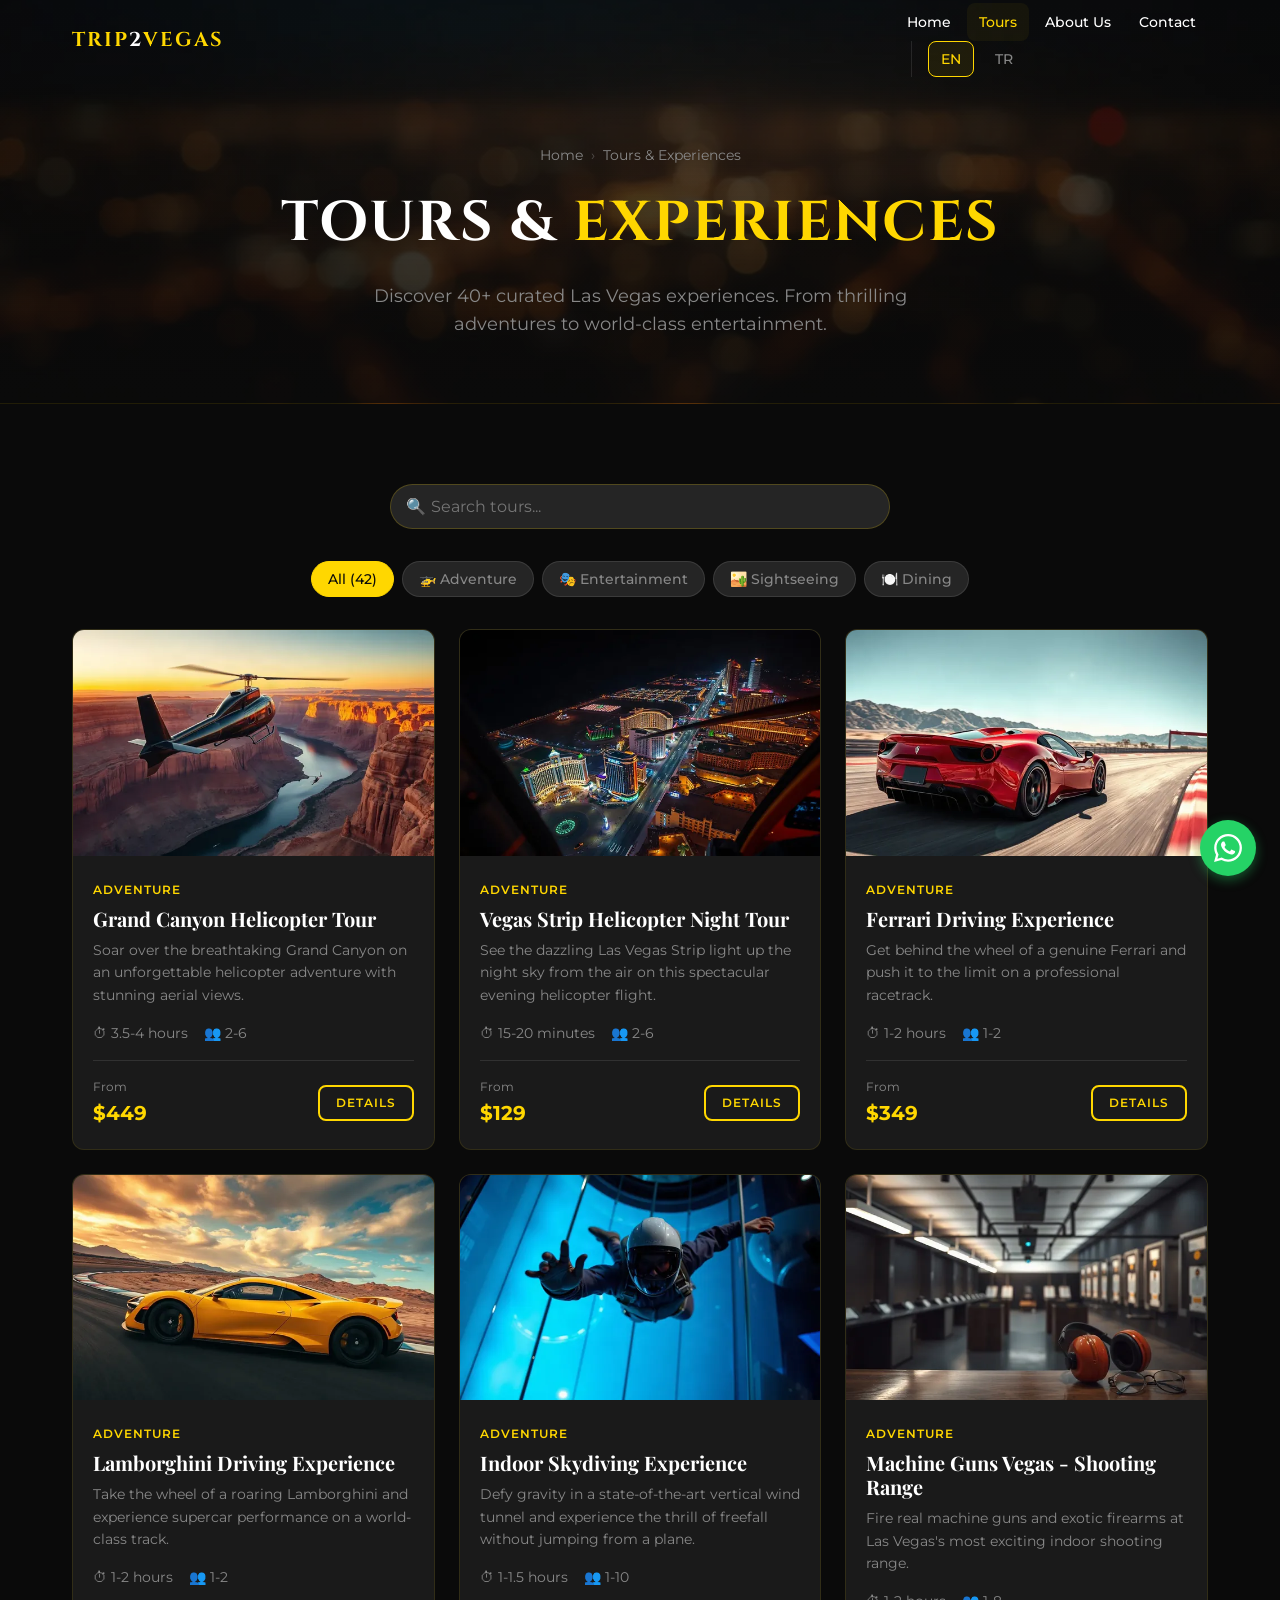
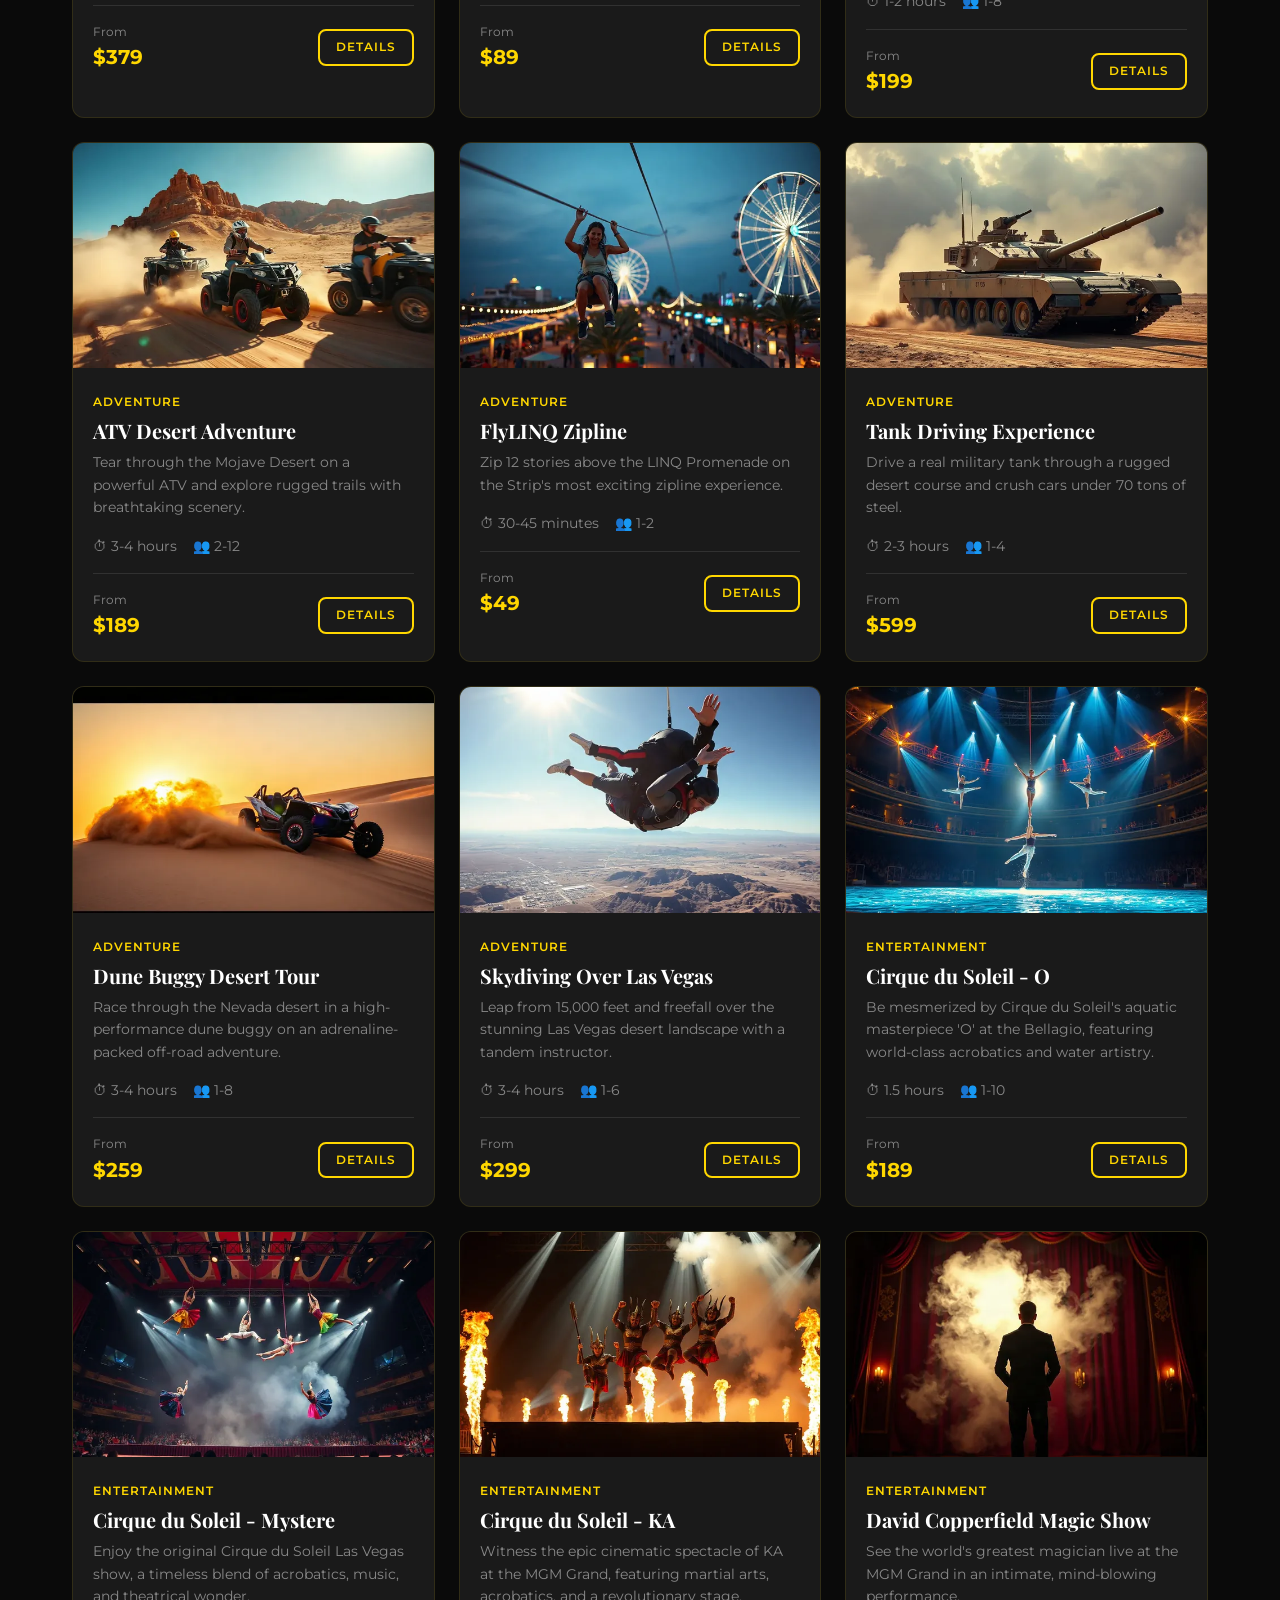
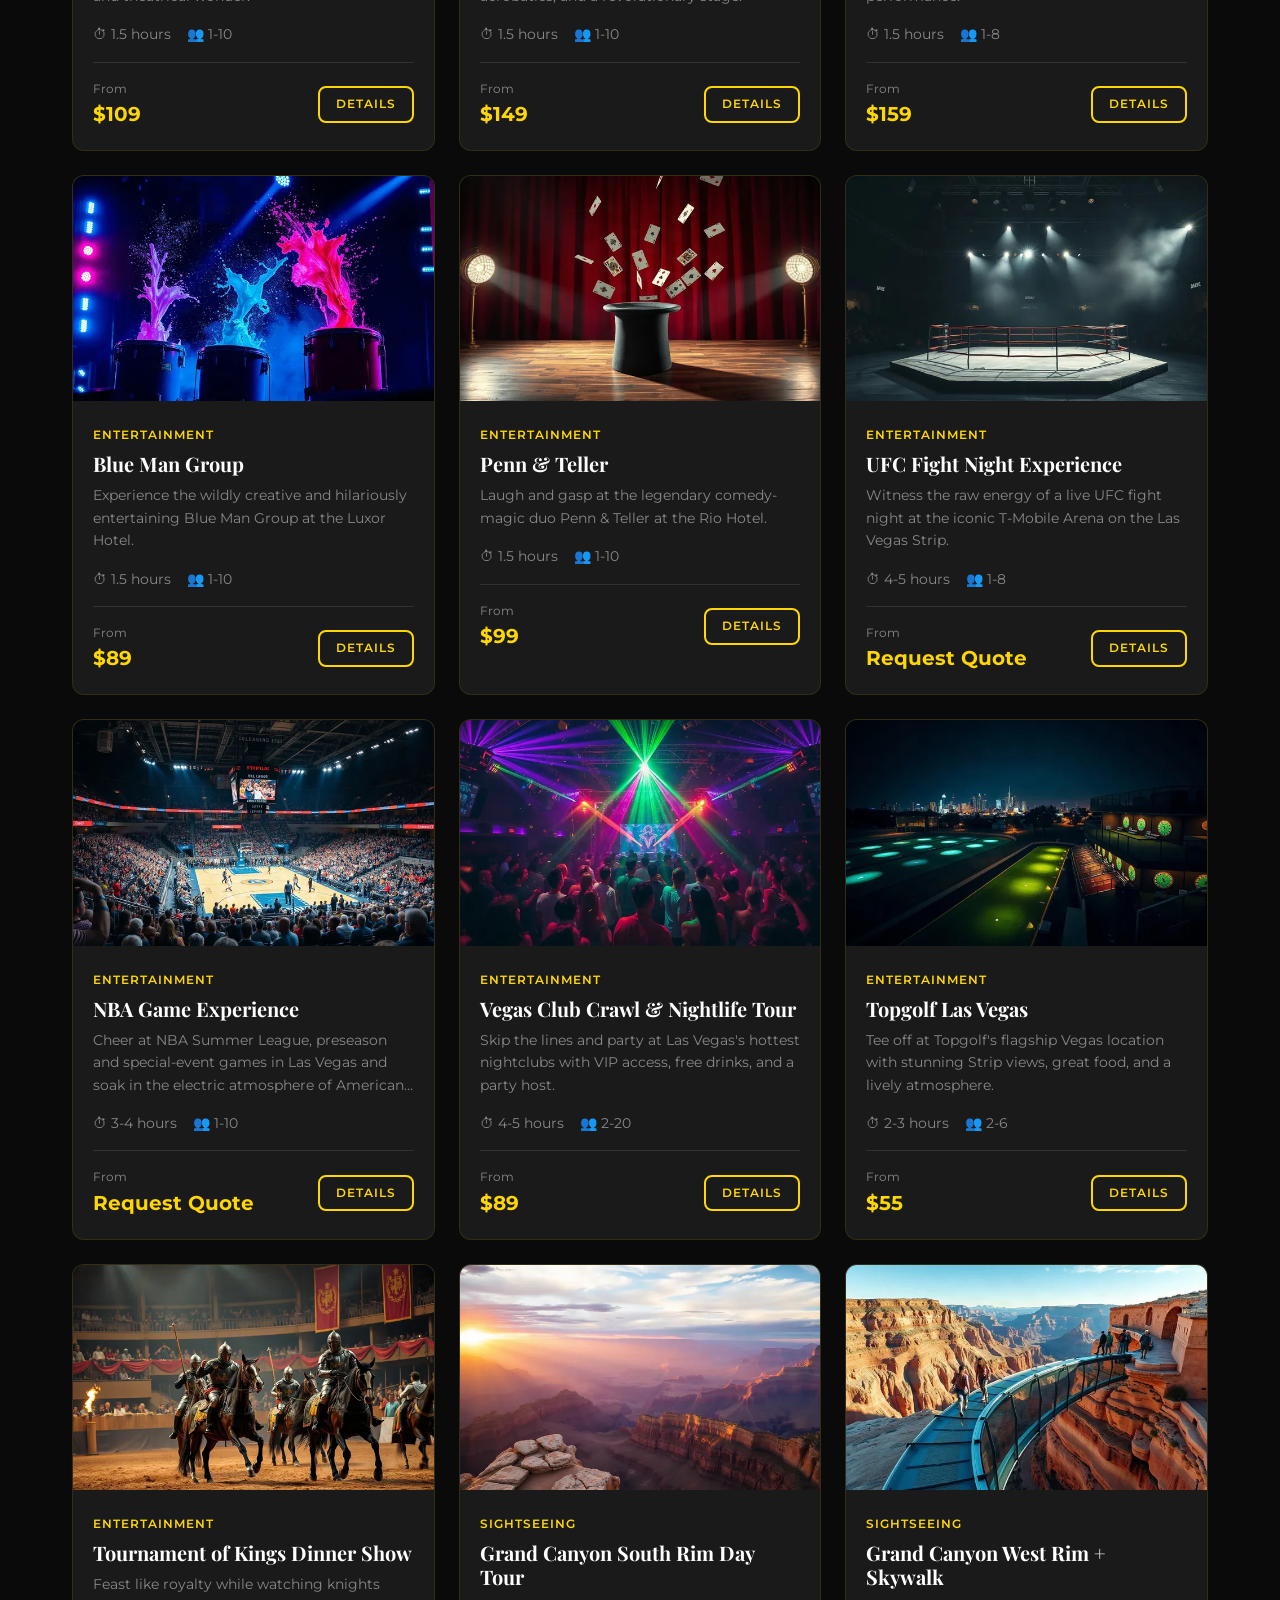
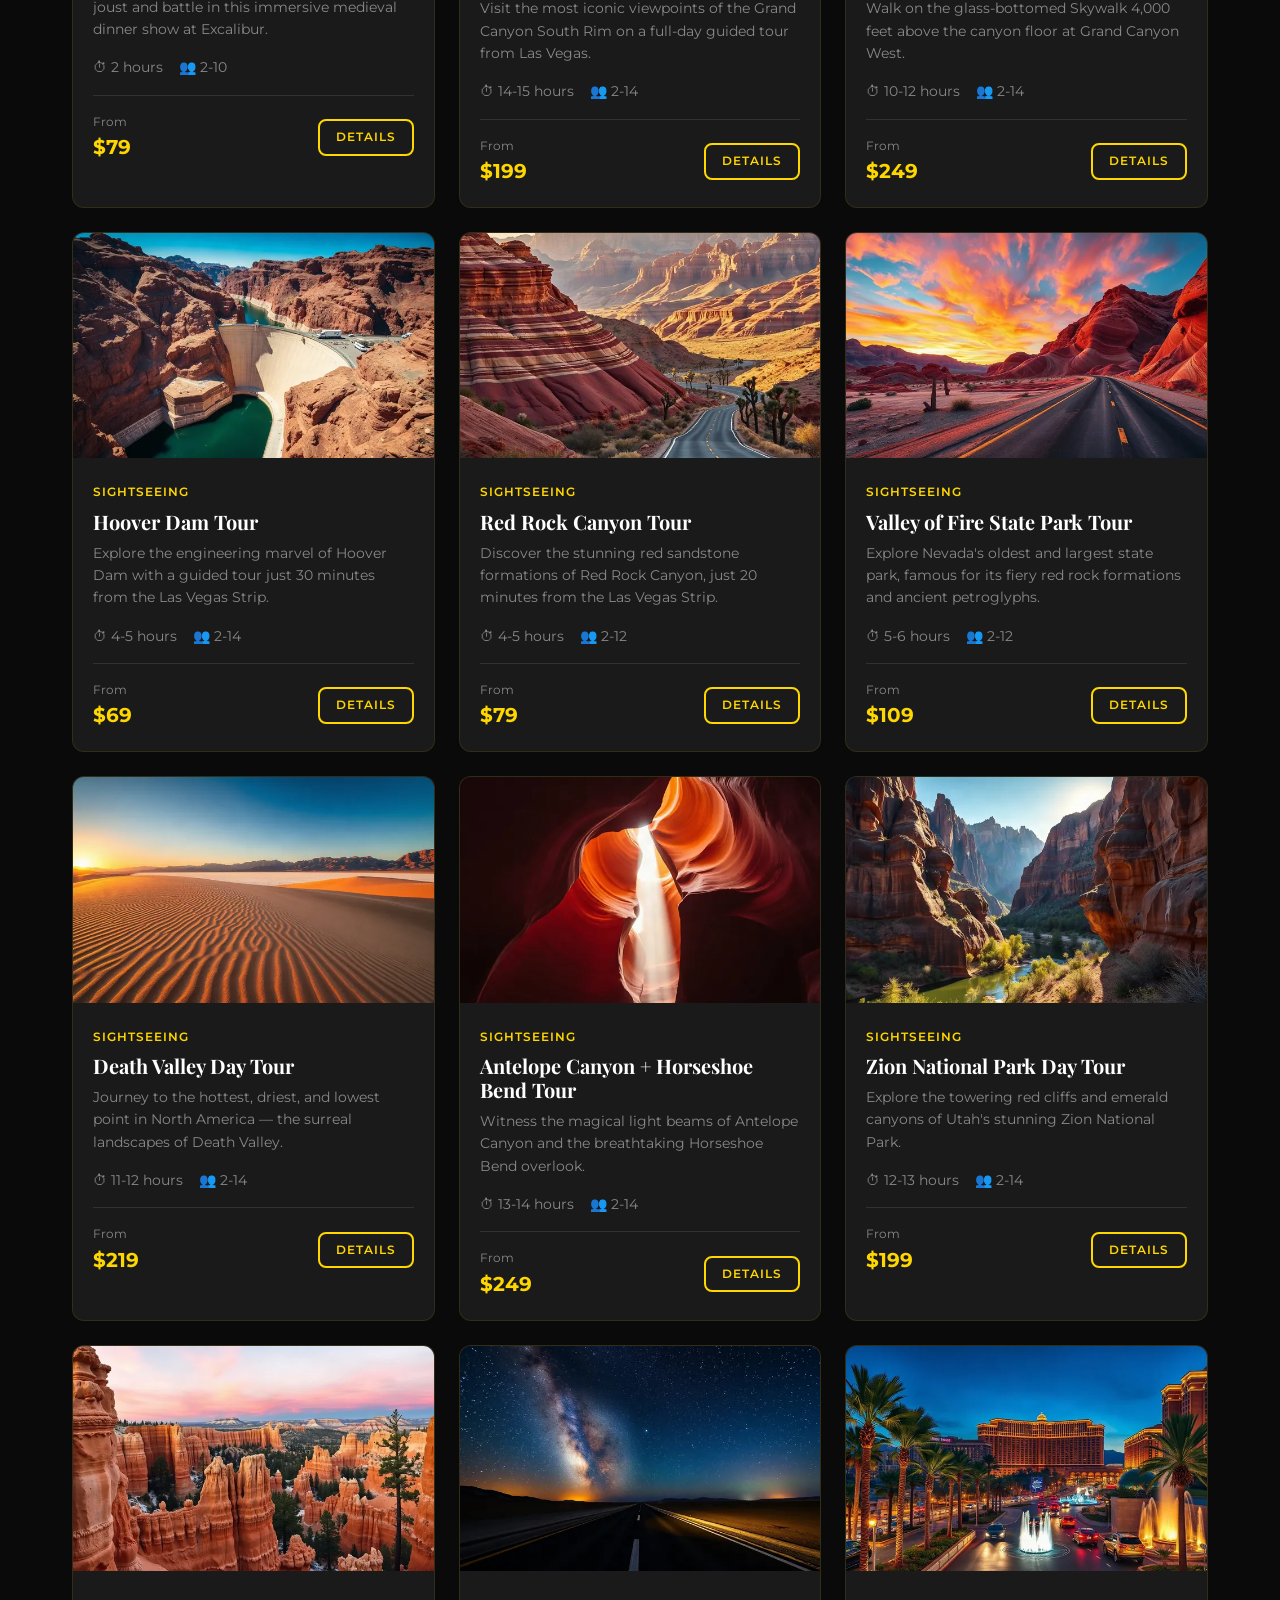
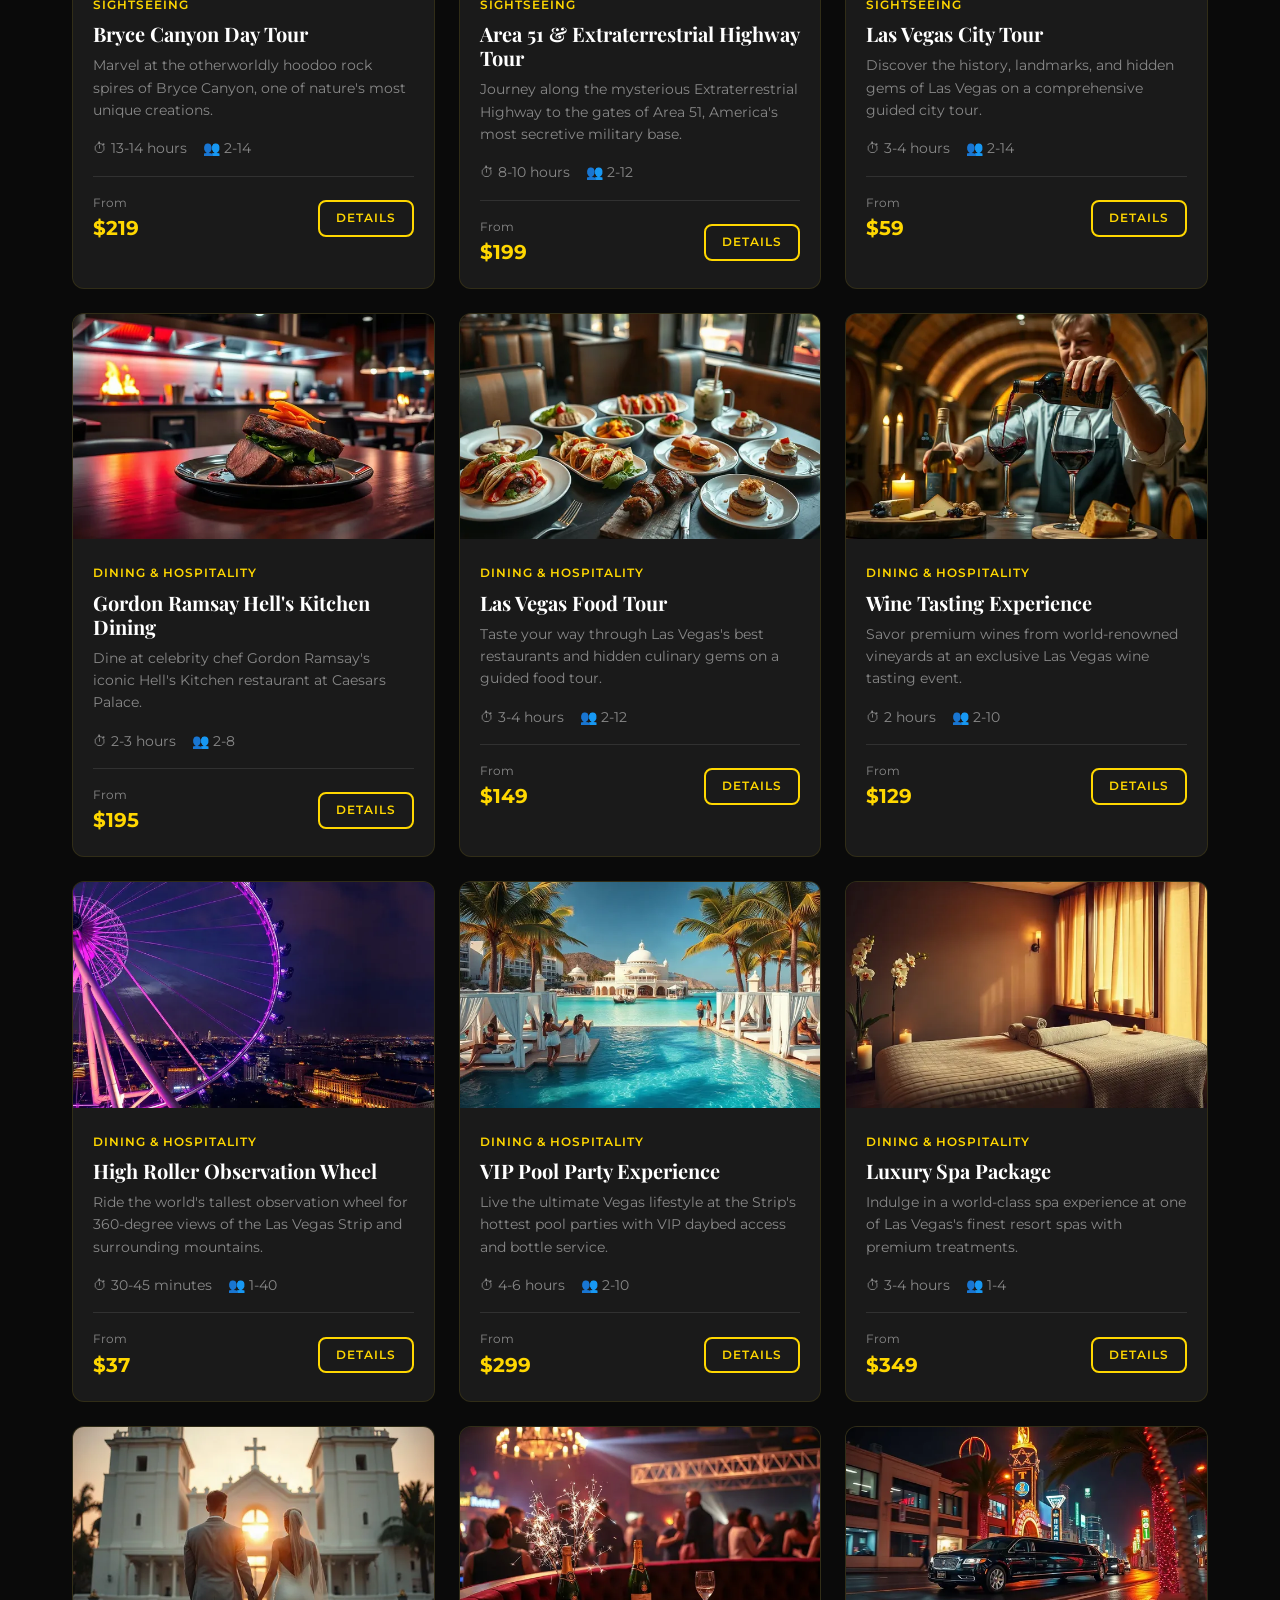
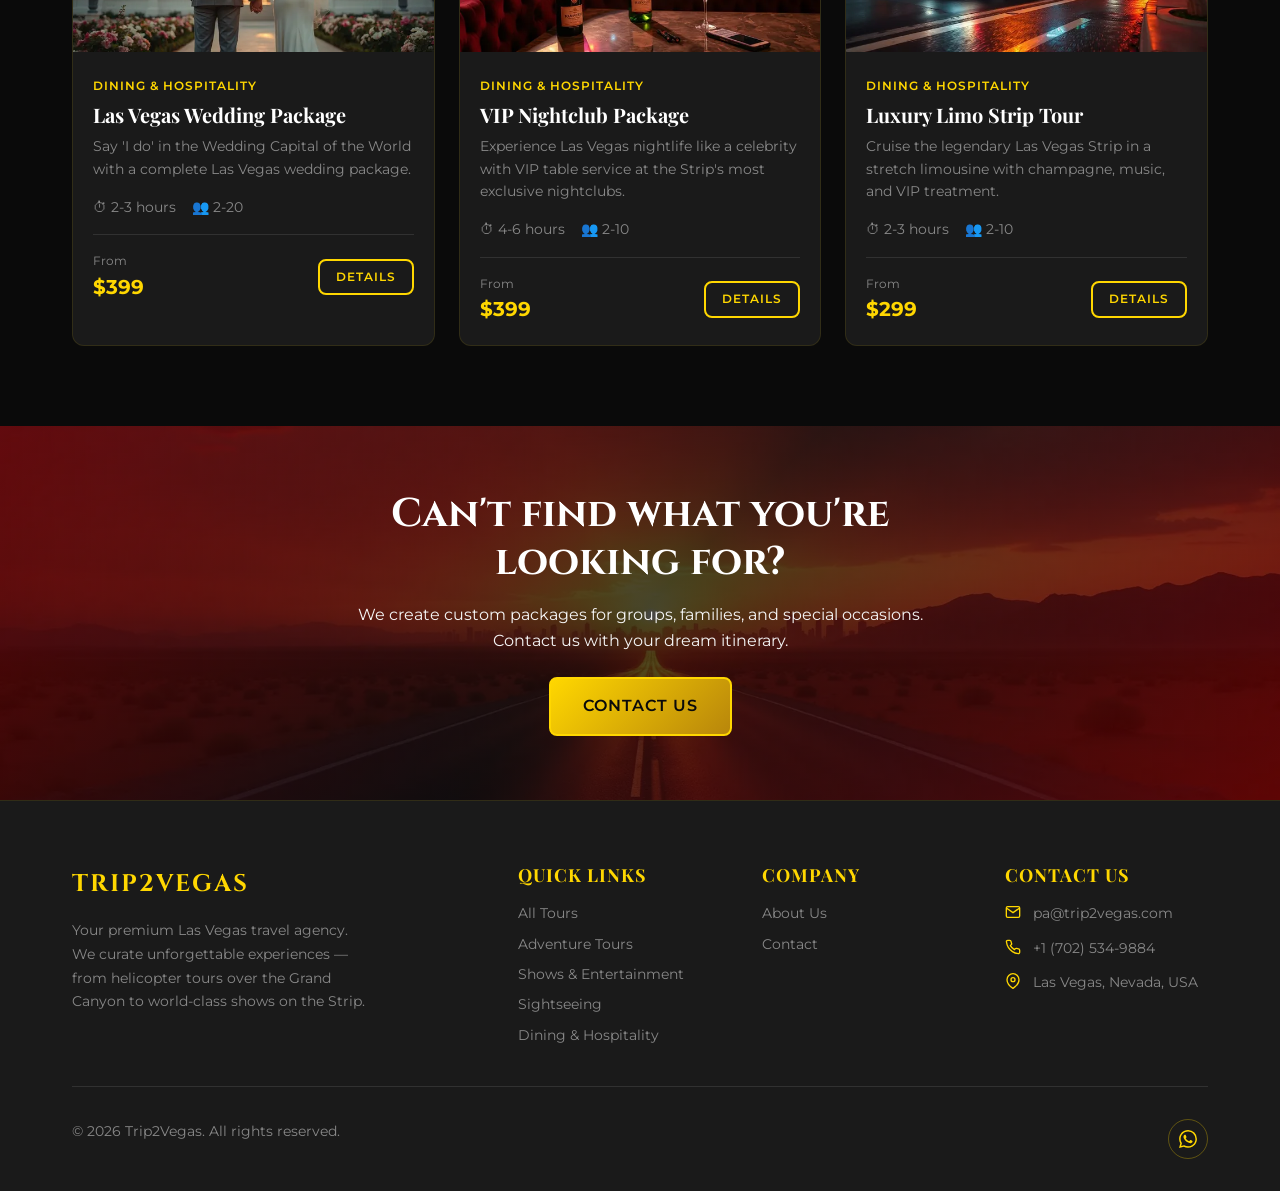
<file: pages/tours/index.html>
<!DOCTYPE html>
<html lang="en" data-lang="en">
<head>
  <meta charset="UTF-8">
  <!-- Google tag (Google Analytics, property G-8VE2XZC9N1) -->
  <script async src="https://www.googletagmanager.com/gtm.js?id=GTM-PMJW2PP7"></script>
  <script>
    window.dataLayer = window.dataLayer || [];
    function gtag(){dataLayer.push(arguments);}
    gtag('js', new Date());
  </script>
  <meta name="viewport" content="width=device-width, initial-scale=1.0">
  <meta name="description" content="Browse 40+ Las Vegas tours and experiences. Helicopter tours, Cirque du Soleil, Grand Canyon excursions, fine dining and more.">
  <title>Tours & Experiences | Trip2Vegas</title>
  <link rel="icon" href="/favicon.ico" sizes="any">
  <link rel="icon" type="image/svg+xml" href="/assets/images/logos/favicon.svg">
  <link rel="apple-touch-icon" href="/assets/images/logos/apple-touch-icon.png">
  <link rel="canonical" href="https://trip2vegas.com/pages/tours/">
  <link rel="alternate" hreflang="en" href="https://trip2vegas.com/pages/tours/">
  <link rel="alternate" hreflang="tr" href="https://trip2vegas.com/pages/tours/">
  <link rel="alternate" hreflang="x-default" href="https://trip2vegas.com/pages/tours/">
  <meta property="og:title" content="Tours &amp; Experiences | Trip2Vegas">
  <meta property="og:description" content="Browse 40+ Las Vegas tours and experiences. Helicopter tours, Cirque du Soleil, Grand Canyon excursions, fine dining and more.">
  <meta property="og:type" content="website">
  <meta property="og:url" content="https://trip2vegas.com/pages/tours/">
  <meta property="og:image" content="https://trip2vegas.com/assets/images/hero/og-image.jpg">
  <meta property="og:image:width" content="1200">
  <meta property="og:image:height" content="630">
  <meta name="twitter:card" content="summary_large_image">

  <link rel="preconnect" href="https://fonts.googleapis.com">
  <link rel="preconnect" href="https://fonts.gstatic.com" crossorigin>
  <link href="https://fonts.googleapis.com/css2?family=Cinzel:wght@400;600;700&family=Montserrat:wght@300;400;500;600;700&family=Playfair+Display:wght@400;600;700&display=swap" rel="stylesheet">

  <link rel="stylesheet" href="../../assets/css/vegas-theme.css">
  <link rel="stylesheet" href="../../assets/css/main.css">
  <link rel="stylesheet" href="../../assets/css/responsive.css">
</head>
<body class="page-loading">
  <div id="header-placeholder"></div>

  <!-- Page Header -->
  <div class="page-header">
    <div class="container">
      <div class="breadcrumb" style="justify-content: center;">
        <a href="../../">
          <span data-lang-en>Home</span>
          <span data-lang-tr>Ana Sayfa</span>
        </a>
        <span class="breadcrumb__separator">›</span>
        <span>
          <span data-lang-en>Tours & Experiences</span>
          <span data-lang-tr>Turlar & Deneyimler</span>
        </span>
      </div>
      <h1>
        <span data-lang-en>Tours & <span class="text-gold">Experiences</span></span>
        <span data-lang-tr>Turlar & <span class="text-gold">Deneyimler</span></span>
      </h1>
      <p class="section-subtitle">
        <span data-lang-en>Discover 40+ curated Las Vegas experiences. From thrilling adventures to world-class entertainment.</span>
        <span data-lang-tr>40'tan fazla özenle seçilmiş Las Vegas deneyimini keşfedin. Heyecan verici maceralardan dünya standartlarında eğlenceye.</span>
      </p>
    </div>
  </div>

  <section class="section section--dark">
    <div class="container">
      <!-- Search Bar -->
      <div class="search-bar fade-in">
        <span class="search-bar__icon">🔍</span>
        <input
          type="text"
          class="search-bar__input"
          data-lang-en-placeholder="Search tours..."
          data-lang-tr-placeholder="Tur ara..."
          placeholder="Search tours..."
          aria-label="Search tours"
        >
      </div>

      <!-- Filter Tabs -->
      <div class="filter-tabs fade-in">
        <button class="filter-tab active" data-category="all">
          <span data-lang-en>All</span>
          <span data-lang-tr>Tümü</span>
          (<span id="tours-count">0</span>)
        </button>
        <button class="filter-tab" data-category="adventure">
          <span data-lang-en>🚁 Adventure</span>
          <span data-lang-tr>🚁 Macera</span>
        </button>
        <button class="filter-tab" data-category="entertainment">
          <span data-lang-en>🎭 Entertainment</span>
          <span data-lang-tr>🎭 Eğlence</span>
        </button>
        <button class="filter-tab" data-category="sightseeing">
          <span data-lang-en>🏜️ Sightseeing</span>
          <span data-lang-tr>🏜️ Gezi</span>
        </button>
        <button class="filter-tab" data-category="dining">
          <span data-lang-en>🍽️ Dining</span>
          <span data-lang-tr>🍽️ Yeme & İçme</span>
        </button>
      </div>

      <!-- Tours Grid -->
      <div class="grid grid--3" id="tours-grid">
        <!-- Populated by tours.js -->
      </div>
    </div>
  </section>

  <!-- CTA -->
  <section class="cta-banner fade-in">
    <div class="cta-banner__bg"></div>
    <div class="cta-banner__content">
      <h2>
        <span data-lang-en>Can't find what you're looking for?</span>
        <span data-lang-tr>Aradığınızı bulamıyor musunuz?</span>
      </h2>
      <p>
        <span data-lang-en>We create custom packages for groups, families, and special occasions. Contact us with your dream itinerary.</span>
        <span data-lang-tr>Gruplar, aileler ve özel günler için özel paketler oluşturuyoruz. Hayalinizdeki programla bize ulaşın.</span>
      </p>
      <a href="../contact/" class="btn btn--gold btn--lg">
        <span data-lang-en>Contact Us</span>
        <span data-lang-tr>Bize Ulaşın</span>
      </a>
    </div>
  </section>

  <div id="footer-placeholder"></div>

  <script src="../../assets/js/language.js"></script>
  <script src="../../assets/js/components.js"></script>
  <script src="../../assets/js/main.js"></script>
  <script src="../../assets/js/tours.js"></script>

  <!-- Handle category from URL param -->
  <script>
    document.addEventListener('DOMContentLoaded', () => {
      const params = new URLSearchParams(window.location.search);
      const cat = params.get('cat');
      if (cat) {
        // Wait a tick for tours.js to initialize
        setTimeout(() => {
          const tab = document.querySelector(`.filter-tab[data-category="${cat}"]`);
          if (tab) tab.click();
        }, 500);
      }

      // Update search placeholder on language change
      window.addEventListener('languageChange', (e) => {
        const input = document.querySelector('.search-bar__input');
        if (input) {
          input.placeholder = e.detail.lang === 'tr' ? 'Tur ara...' : 'Search tours...';
        }
      });
    });
  </script>
</body>
</html>
</file>
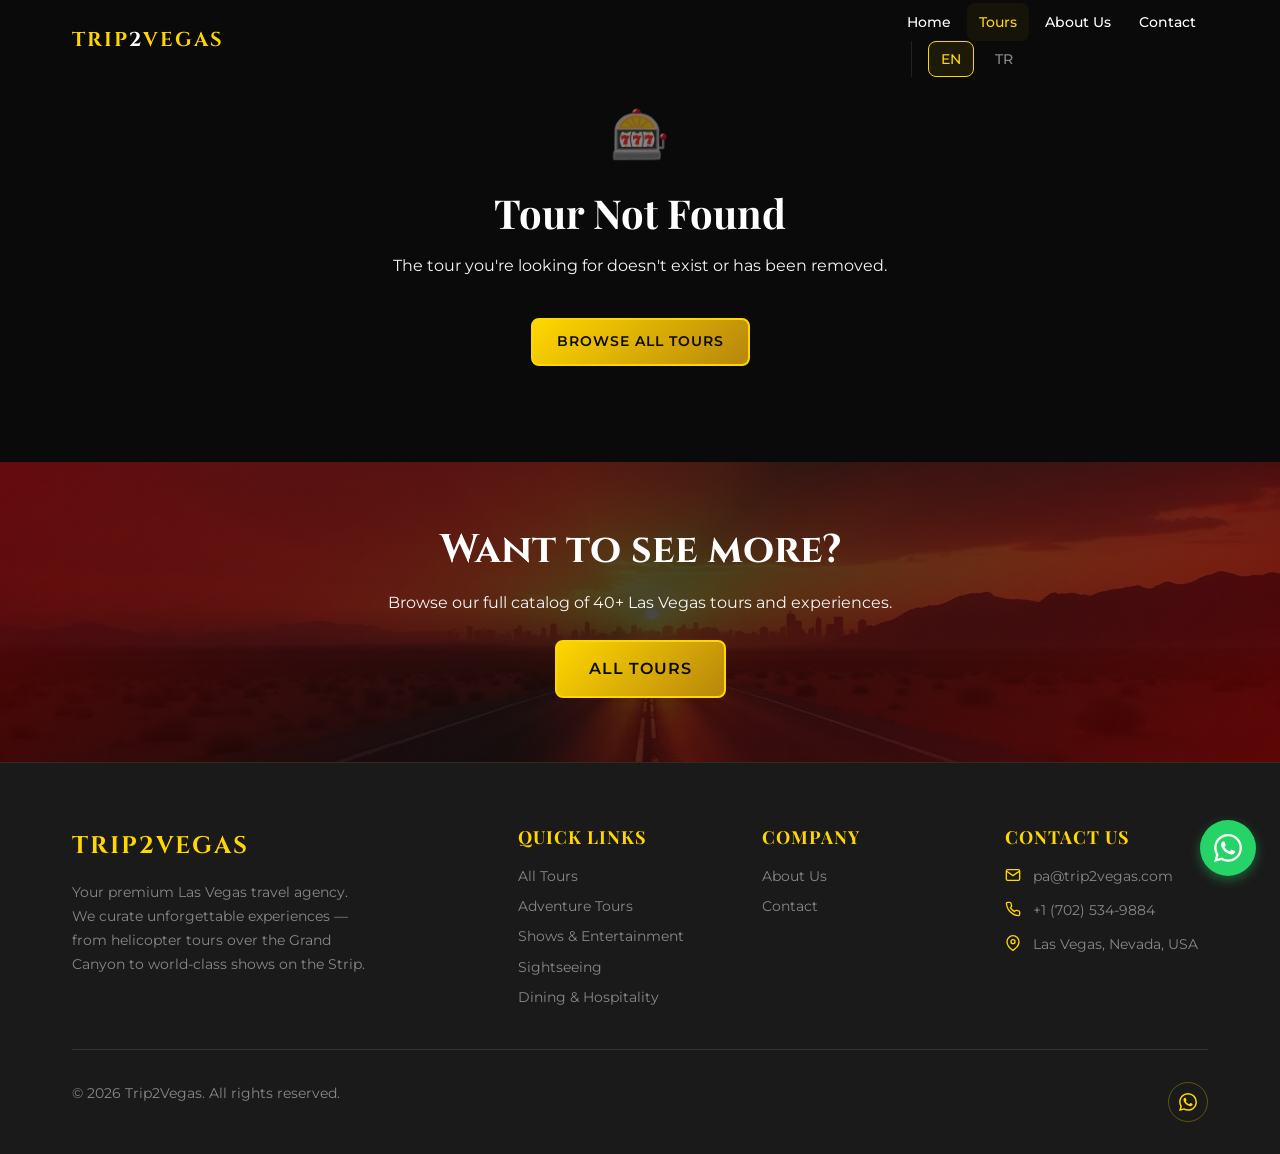
<file: pages/tours/detail.html>
<!DOCTYPE html>
<html lang="en" data-lang="en">
<head>
  <meta charset="UTF-8">
  <!-- Google tag (Google Analytics, property G-8VE2XZC9N1) -->
  <script async src="https://www.googletagmanager.com/gtm.js?id=GTM-PMJW2PP7"></script>
  <script>
    window.dataLayer = window.dataLayer || [];
    function gtag(){dataLayer.push(arguments);}
    gtag('js', new Date());
  </script>
  <meta name="viewport" content="width=device-width, initial-scale=1.0">
  <meta name="description" content="Book this Las Vegas experience with Trip2Vegas. Premium tours and activities.">
  <title>Tour Details | Trip2Vegas</title>
  <link rel="icon" href="/favicon.ico" sizes="any">
  <link rel="icon" type="image/svg+xml" href="/assets/images/logos/favicon.svg">
  <link rel="apple-touch-icon" href="/assets/images/logos/apple-touch-icon.png">
  <link rel="canonical" href="https://trip2vegas.com/pages/tours/">
  <link rel="alternate" hreflang="en" href="https://trip2vegas.com/pages/tours/">
  <link rel="alternate" hreflang="tr" href="https://trip2vegas.com/pages/tours/">
  <link rel="alternate" hreflang="x-default" href="https://trip2vegas.com/pages/tours/">
  <meta property="og:title" content="Las Vegas Tours &amp; Experiences | Trip2Vegas">
  <meta property="og:description" content="Book this Las Vegas experience with Trip2Vegas. Premium tours and activities.">
  <meta property="og:type" content="website">
  <meta property="og:url" content="https://trip2vegas.com/pages/tours/">
  <meta property="og:image" content="https://trip2vegas.com/assets/images/hero/og-image.jpg">
  <meta property="og:image:width" content="1200">
  <meta property="og:image:height" content="630">
  <meta name="twitter:card" content="summary_large_image">

  <link rel="preconnect" href="https://fonts.googleapis.com">
  <link rel="preconnect" href="https://fonts.gstatic.com" crossorigin>
  <link href="https://fonts.googleapis.com/css2?family=Cinzel:wght@400;600;700&family=Montserrat:wght@300;400;500;600;700&family=Playfair+Display:wght@400;600;700&display=swap" rel="stylesheet">

  <link rel="stylesheet" href="../../assets/css/vegas-theme.css">
  <link rel="stylesheet" href="../../assets/css/main.css">
  <link rel="stylesheet" href="../../assets/css/responsive.css">
</head>
<body class="page-loading">
  <div id="header-placeholder"></div>

  <div id="tour-detail">
    <!-- Tour Hero -->
    <div class="tour-hero">
      <div class="tour-hero__bg" id="tour-hero-bg"></div>
      <div class="tour-hero__overlay"></div>
      <div class="tour-hero__content" id="tour-hero-content">
        <!-- Populated by tours.js -->
      </div>
    </div>

    <!-- Tour Detail Content -->
    <section class="tour-detail">
      <div class="container">
        <div class="tour-detail__grid">
          <!-- Main Content -->
          <div id="tour-main-content">
            <!-- Populated by tours.js -->
          </div>

          <!-- Sidebar -->
          <div class="tour-detail__sidebar" id="tour-sidebar">
            <!-- Populated by tours.js -->
          </div>
        </div>
      </div>
    </section>
  </div>

  <!-- Related Tours CTA -->
  <section class="cta-banner fade-in">
    <div class="cta-banner__bg"></div>
    <div class="cta-banner__content">
      <h2>
        <span data-lang-en>Want to see more?</span>
        <span data-lang-tr>Daha fazlasını görmek ister misiniz?</span>
      </h2>
      <p>
        <span data-lang-en>Browse our full catalog of 40+ Las Vegas tours and experiences.</span>
        <span data-lang-tr>40'tan fazla Las Vegas turu ve deneyimimizin tam kataloğuna göz atın.</span>
      </p>
      <a href="index.html" class="btn btn--gold btn--lg">
        <span data-lang-en>All Tours</span>
        <span data-lang-tr>Tüm Turlar</span>
      </a>
    </div>
  </section>

  <div id="footer-placeholder"></div>

  <script src="../../assets/js/language.js"></script>
  <script src="../../assets/js/components.js"></script>
  <script src="../../assets/js/main.js"></script>
  <script src="../../assets/js/tours.js"></script>
</body>
</html>
</file>
<file: assets/css/vegas-theme.css>
/* ============================================================
   VEGAS THEME - Design Tokens & Base Styles
   Trip2Vegas Las Vegas Travel Agency
   Mobile-first modular design system
   ============================================================ */

/* --- Design Tokens (CSS Custom Properties) --- */
:root {
  /* Colors */
  --color-gold: #FFD700;
  --color-gold-dark: #B8860B;
  --color-gold-light: #FFE44D;
  --color-black: #0A0A0A;
  --color-black-light: #1A1A1A;
  --color-black-lighter: #252525;
  --color-red: #DC143C;
  --color-red-dark: #8B0000;
  --color-red-light: #FF4D6A;
  --color-white: #FFFFFF;
  --color-gray: #888888;
  --color-gray-light: #F5F5F5;
  --color-gray-dark: #333333;
  --color-overlay: rgba(10, 10, 10, 0.7);
  --color-overlay-heavy: rgba(10, 10, 10, 0.85);

  /* Typography */
  --font-heading: 'Playfair Display', 'Georgia', serif;
  --font-body: 'Montserrat', 'Helvetica Neue', Arial, sans-serif;
  --font-accent: 'Cinzel', 'Playfair Display', serif;

  /* Font Sizes - Mobile first */
  --text-xs: 0.75rem;
  --text-sm: 0.875rem;
  --text-base: 1rem;
  --text-lg: 1.125rem;
  --text-xl: 1.25rem;
  --text-2xl: 1.5rem;
  --text-3xl: 1.75rem;
  --text-4xl: 2rem;
  --text-5xl: 2.5rem;
  --text-6xl: 3rem;

  /* Font Weights */
  --weight-light: 300;
  --weight-normal: 400;
  --weight-medium: 500;
  --weight-semibold: 600;
  --weight-bold: 700;

  /* Spacing Scale */
  --space-1: 0.25rem;
  --space-2: 0.5rem;
  --space-3: 0.75rem;
  --space-4: 1rem;
  --space-5: 1.25rem;
  --space-6: 1.5rem;
  --space-8: 2rem;
  --space-10: 2.5rem;
  --space-12: 3rem;
  --space-16: 4rem;
  --space-20: 5rem;
  --space-24: 6rem;

  /* Layout */
  --container-max: 1200px;
  --container-padding: 1rem;
  --header-height: 70px;

  /* Border Radius */
  --radius-sm: 4px;
  --radius-md: 8px;
  --radius-lg: 12px;
  --radius-xl: 16px;
  --radius-full: 9999px;

  /* Shadows */
  --shadow-sm: 0 1px 3px rgba(0, 0, 0, 0.3);
  --shadow-md: 0 4px 12px rgba(0, 0, 0, 0.4);
  --shadow-lg: 0 8px 24px rgba(0, 0, 0, 0.5);
  --shadow-xl: 0 12px 40px rgba(0, 0, 0, 0.6);
  --shadow-gold: 0 4px 20px rgba(255, 215, 0, 0.25);
  --shadow-gold-lg: 0 8px 30px rgba(255, 215, 0, 0.35);
  --shadow-red: 0 4px 20px rgba(220, 20, 60, 0.3);

  /* Transitions */
  --transition-fast: 150ms ease;
  --transition-base: 300ms ease;
  --transition-slow: 500ms ease;
  --transition-spring: 300ms cubic-bezier(0.34, 1.56, 0.64, 1);

  /* Z-Index Scale */
  --z-base: 1;
  --z-dropdown: 100;
  --z-sticky: 200;
  --z-overlay: 300;
  --z-modal: 400;
  --z-toast: 500;
  --z-whatsapp: 600;
}

/* --- CSS Reset --- */
*,
*::before,
*::after {
  box-sizing: border-box;
  margin: 0;
  padding: 0;
}

html {
  scroll-behavior: smooth;
  -webkit-text-size-adjust: 100%;
  font-size: 16px;
}

body {
  font-family: var(--font-body);
  font-size: var(--text-base);
  font-weight: var(--weight-normal);
  line-height: 1.6;
  color: var(--color-white);
  background-color: var(--color-black);
  -webkit-font-smoothing: antialiased;
  -moz-osx-font-smoothing: grayscale;
  overflow-x: hidden;
  min-height: 100vh;
}

img {
  max-width: 100%;
  height: auto;
  display: block;
}

a {
  color: var(--color-gold);
  text-decoration: none;
  transition: color var(--transition-fast);
}

a:hover {
  color: var(--color-gold-light);
}

ul, ol {
  list-style: none;
}

button {
  cursor: pointer;
  border: none;
  background: none;
  font-family: inherit;
  font-size: inherit;
  color: inherit;
}

input, textarea, select {
  font-family: inherit;
  font-size: inherit;
  color: inherit;
}

/* --- Language Toggle (CSS-driven visibility) --- */
html[data-lang="en"] [data-lang-tr] { display: none !important; }
html[data-lang="tr"] [data-lang-en] { display: none !important; }

/* Default: show English if no lang attribute set */
html:not([data-lang]) [data-lang-tr] { display: none !important; }

/* --- Base Typography --- */
h1, h2, h3, h4, h5, h6 {
  font-family: var(--font-heading);
  font-weight: var(--weight-bold);
  line-height: 1.2;
  color: var(--color-white);
}

h1 { font-size: var(--text-4xl); margin-bottom: var(--space-6); }
h2 { font-size: var(--text-3xl); margin-bottom: var(--space-4); }
h3 { font-size: var(--text-2xl); margin-bottom: var(--space-3); }
h4 { font-size: var(--text-xl); margin-bottom: var(--space-3); }
h5 { font-size: var(--text-lg); margin-bottom: var(--space-2); }
h6 { font-size: var(--text-base); margin-bottom: var(--space-2); }

p {
  margin-bottom: var(--space-4);
  color: var(--color-gray-light);
}

/* --- Gold Accent Text --- */
.text-gold { color: var(--color-gold); }
.text-red { color: var(--color-red); }
.text-white { color: var(--color-white); }
.text-gray { color: var(--color-gray); }
.text-center { text-align: center; }

/* --- Gold Decorative Line --- */
.gold-line {
  width: 60px;
  height: 3px;
  background: linear-gradient(90deg, var(--color-gold), var(--color-gold-dark));
  border: none;
  margin: var(--space-4) 0;
}

.gold-line--center {
  margin-left: auto;
  margin-right: auto;
}

/* --- Selection Styling --- */
::selection {
  background: var(--color-gold);
  color: var(--color-black);
}

/* --- Scrollbar Styling --- */
::-webkit-scrollbar {
  width: 8px;
}

::-webkit-scrollbar-track {
  background: var(--color-black);
}

::-webkit-scrollbar-thumb {
  background: var(--color-gold-dark);
  border-radius: var(--radius-full);
}

::-webkit-scrollbar-thumb:hover {
  background: var(--color-gold);
}
</file>
<file: assets/css/main.css>
/* ============================================================
   MAIN CSS - Components & Layouts
   Mobile-first modular component styles
   ============================================================ */

/* --- Container --- */
.container {
  width: 100%;
  max-width: var(--container-max);
  margin: 0 auto;
  padding: 0 var(--container-padding);
}

/* --- Section --- */
.section {
  padding: var(--space-16) 0;
}

.section--dark {
  background-color: var(--color-black);
}

.section--darker {
  background-color: var(--color-black-light);
}

.section-header {
  text-align: center;
  margin-bottom: var(--space-12);
}

.section-header h2 {
  font-family: var(--font-accent);
  text-transform: uppercase;
  letter-spacing: 2px;
}

.section-subtitle {
  font-size: var(--text-lg);
  color: var(--color-gray);
  max-width: 600px;
  margin: 0 auto;
}

/* --- Grid System --- */
.grid {
  display: grid;
  gap: var(--space-6);
}

.grid--2 { grid-template-columns: 1fr; }
.grid--3 { grid-template-columns: 1fr; }
.grid--4 { grid-template-columns: 1fr; }

/* --- Flexbox Utilities --- */
.flex {
  display: flex;
}

.flex--center {
  align-items: center;
  justify-content: center;
}

.flex--between {
  align-items: center;
  justify-content: space-between;
}

.flex--column {
  flex-direction: column;
}

.flex--wrap {
  flex-wrap: wrap;
}

.flex--gap {
  gap: var(--space-4);
}

/* ============================================================
   BUTTONS
   ============================================================ */
.btn {
  display: inline-flex;
  align-items: center;
  justify-content: center;
  gap: var(--space-2);
  padding: var(--space-3) var(--space-6);
  font-family: var(--font-body);
  font-size: var(--text-sm);
  font-weight: var(--weight-semibold);
  text-transform: uppercase;
  letter-spacing: 1px;
  border-radius: var(--radius-md);
  transition: all var(--transition-base);
  cursor: pointer;
  border: 2px solid transparent;
  text-decoration: none;
  line-height: 1.4;
  white-space: nowrap;
}

.btn--gold {
  background: linear-gradient(135deg, var(--color-gold), var(--color-gold-dark));
  color: var(--color-black);
  border-color: var(--color-gold);
}

.btn--gold:hover {
  background: linear-gradient(135deg, var(--color-gold-light), var(--color-gold));
  box-shadow: var(--shadow-gold);
  transform: translateY(-2px);
  color: var(--color-black);
}

.btn--red {
  background: linear-gradient(135deg, var(--color-red), var(--color-red-dark));
  color: var(--color-white);
  border-color: var(--color-red);
}

.btn--red:hover {
  background: linear-gradient(135deg, var(--color-red-light), var(--color-red));
  box-shadow: var(--shadow-red);
  transform: translateY(-2px);
  color: var(--color-white);
}

.btn--outline {
  background: transparent;
  color: var(--color-gold);
  border-color: var(--color-gold);
}

.btn--outline:hover {
  background: var(--color-gold);
  color: var(--color-black);
  box-shadow: var(--shadow-gold);
  transform: translateY(-2px);
}

.btn--outline-white {
  background: transparent;
  color: var(--color-white);
  border-color: var(--color-white);
}

.btn--outline-white:hover {
  background: var(--color-white);
  color: var(--color-black);
  transform: translateY(-2px);
}

.btn--lg {
  padding: var(--space-4) var(--space-8);
  font-size: var(--text-base);
}

.btn--sm {
  padding: var(--space-2) var(--space-4);
  font-size: var(--text-xs);
}

.btn--full {
  width: 100%;
}

/* ============================================================
   CARDS
   ============================================================ */
.card {
  background: var(--color-black-light);
  border-radius: var(--radius-lg);
  overflow: hidden;
  border: 1px solid rgba(255, 215, 0, 0.1);
  transition: all var(--transition-base);
}

.card:hover {
  transform: translateY(-4px);
  border-color: rgba(255, 215, 0, 0.3);
  box-shadow: var(--shadow-gold);
}

.card__image {
  width: 100%;
  aspect-ratio: 16 / 10;
  object-fit: cover;
  display: block;
  background: var(--color-black-lighter);
  transition: transform var(--transition-slow);
}

.card:hover .card__image {
  transform: scale(1.05);
}

.card__body {
  padding: var(--space-5);
}

.card__category {
  display: inline-block;
  font-size: var(--text-xs);
  font-weight: var(--weight-semibold);
  text-transform: uppercase;
  letter-spacing: 1px;
  color: var(--color-gold);
  margin-bottom: var(--space-2);
}

.card__title {
  font-size: var(--text-xl);
  margin-bottom: var(--space-2);
  font-family: var(--font-heading);
}

.card__description {
  font-size: var(--text-sm);
  color: var(--color-gray);
  margin-bottom: var(--space-4);
  line-height: 1.6;
  display: -webkit-box;
  -webkit-line-clamp: 3;
  -webkit-box-orient: vertical;
  overflow: hidden;
}

.card__meta {
  display: flex;
  align-items: center;
  gap: var(--space-4);
  font-size: var(--text-sm);
  color: var(--color-gray);
  margin-bottom: var(--space-4);
}

.card__meta-item {
  display: flex;
  align-items: center;
  gap: var(--space-1);
}

.card__footer {
  display: flex;
  align-items: center;
  justify-content: space-between;
  padding-top: var(--space-4);
  border-top: 1px solid rgba(255, 255, 255, 0.1);
}

.card__price {
  font-size: var(--text-xl);
  font-weight: var(--weight-bold);
  color: var(--color-gold);
}

.card__price-label {
  font-size: var(--text-xs);
  color: var(--color-gray);
  display: block;
}

/* ============================================================
   HERO SECTION
   ============================================================ */
.hero {
  position: relative;
  min-height: 100vh;
  display: flex;
  align-items: center;
  justify-content: center;
  text-align: center;
  padding: var(--space-20) var(--container-padding);
  overflow: hidden;
}

.hero__bg {
  position: absolute;
  inset: 0;
  background:
    linear-gradient(to bottom, rgba(10, 10, 10, 0.7) 0%, rgba(10, 10, 10, 0.55) 45%, var(--color-black) 100%),
    url('../images/hero/hero-home-sm.webp') center / cover no-repeat,
    var(--color-black);
  z-index: 0;
}

@media (min-width: 768px) {
  .hero__bg {
    background:
      linear-gradient(to bottom, rgba(10, 10, 10, 0.7) 0%, rgba(10, 10, 10, 0.55) 45%, var(--color-black) 100%),
      url('../images/hero/hero-home.webp') center / cover no-repeat,
      var(--color-black);
  }
}

.hero__bg::after {
  content: '';
  position: absolute;
  inset: 0;
  background:
    radial-gradient(ellipse at 20% 50%, rgba(255, 215, 0, 0.08) 0%, transparent 50%),
    radial-gradient(ellipse at 80% 50%, rgba(220, 20, 60, 0.06) 0%, transparent 50%);
}

.hero__content {
  position: relative;
  z-index: var(--z-base);
  max-width: 800px;
}

.hero__badge {
  display: inline-block;
  padding: var(--space-2) var(--space-4);
  background: rgba(255, 215, 0, 0.1);
  border: 1px solid rgba(255, 215, 0, 0.3);
  border-radius: var(--radius-full);
  font-size: var(--text-xs);
  font-weight: var(--weight-semibold);
  text-transform: uppercase;
  letter-spacing: 2px;
  color: var(--color-gold);
  margin-bottom: var(--space-6);
}

.hero__title {
  font-family: var(--font-accent);
  font-size: var(--text-5xl);
  font-weight: var(--weight-bold);
  line-height: 1.1;
  margin-bottom: var(--space-6);
  text-transform: uppercase;
  letter-spacing: 3px;
}

.hero__title .text-gold {
  background: linear-gradient(135deg, var(--color-gold), var(--color-gold-dark));
  -webkit-background-clip: text;
  -webkit-text-fill-color: transparent;
  background-clip: text;
}

.hero__subtitle {
  font-size: var(--text-lg);
  color: var(--color-gray);
  margin-bottom: var(--space-8);
  line-height: 1.7;
}

.hero__actions {
  display: flex;
  flex-direction: column;
  gap: var(--space-4);
  align-items: center;
}

.hero__stats {
  display: grid;
  grid-template-columns: repeat(2, 1fr);
  gap: var(--space-4);
  margin-top: var(--space-12);
  padding-top: var(--space-8);
  border-top: 1px solid rgba(255, 215, 0, 0.15);
}

.hero__stat {
  text-align: center;
}

.hero__stat-value {
  font-family: var(--font-accent);
  font-size: var(--text-3xl);
  font-weight: var(--weight-bold);
  color: var(--color-gold);
  display: block;
}

.hero__stat-label {
  font-size: var(--text-sm);
  color: var(--color-gray);
  text-transform: uppercase;
  letter-spacing: 1px;
}

/* ============================================================
   NAVIGATION / HEADER
   ============================================================ */
.header {
  position: fixed;
  top: 0;
  left: 0;
  right: 0;
  height: var(--header-height);
  z-index: var(--z-sticky);
  transition: background var(--transition-base), box-shadow var(--transition-base);
}

.header--scrolled {
  background: rgba(10, 10, 10, 0.95);
  backdrop-filter: blur(10px);
  box-shadow: 0 2px 20px rgba(0, 0, 0, 0.5);
}

.header__inner {
  display: flex;
  align-items: center;
  justify-content: space-between;
  height: 100%;
  max-width: var(--container-max);
  margin: 0 auto;
  padding: 0 var(--container-padding);
}

.header__logo {
  font-family: var(--font-accent);
  font-size: var(--text-xl);
  font-weight: var(--weight-bold);
  color: var(--color-gold);
  text-decoration: none;
  letter-spacing: 2px;
  text-transform: uppercase;
  white-space: nowrap;
}

.header__logo:hover {
  color: var(--color-gold-light);
}

.header__logo span {
  color: var(--color-white);
}

/* Mobile menu button */
.header__menu-btn {
  display: flex;
  flex-direction: column;
  gap: 5px;
  padding: var(--space-2);
  cursor: pointer;
  z-index: var(--z-overlay);
}

.header__menu-btn span {
  display: block;
  width: 24px;
  height: 2px;
  background: var(--color-gold);
  transition: all var(--transition-base);
}

.header__menu-btn.active span:nth-child(1) {
  transform: rotate(45deg) translate(5px, 5px);
}

.header__menu-btn.active span:nth-child(2) {
  opacity: 0;
}

.header__menu-btn.active span:nth-child(3) {
  transform: rotate(-45deg) translate(5px, -5px);
}

/* Navigation */
.nav {
  position: fixed;
  top: 0;
  right: -100%;
  width: 80%;
  max-width: 320px;
  height: 100vh;
  background: var(--color-black-light);
  padding: calc(var(--header-height) + var(--space-8)) var(--space-6) var(--space-8);
  transition: right var(--transition-base);
  z-index: var(--z-overlay);
  overflow-y: auto;
  border-left: 1px solid rgba(255, 215, 0, 0.1);
}

.nav.active {
  right: 0;
}

.nav__overlay {
  position: fixed;
  inset: 0;
  background: rgba(0, 0, 0, 0.6);
  z-index: calc(var(--z-overlay) - 1);
  opacity: 0;
  visibility: hidden;
  transition: all var(--transition-base);
}

.nav__overlay.active {
  opacity: 1;
  visibility: visible;
}

.nav__list {
  display: flex;
  flex-direction: column;
  gap: var(--space-1);
}

.nav__link {
  display: block;
  padding: var(--space-3) var(--space-4);
  color: var(--color-white);
  font-size: var(--text-base);
  font-weight: var(--weight-medium);
  text-decoration: none;
  border-radius: var(--radius-md);
  transition: all var(--transition-fast);
}

.nav__link:hover,
.nav__link.active {
  color: var(--color-gold);
  background: rgba(255, 215, 0, 0.05);
}

/* Language toggle in nav */
.lang-toggle {
  display: flex;
  align-items: center;
  gap: var(--space-2);
  margin-top: var(--space-6);
  padding-top: var(--space-6);
  border-top: 1px solid rgba(255, 255, 255, 0.1);
}

.lang-toggle__btn {
  padding: var(--space-2) var(--space-3);
  font-size: var(--text-sm);
  font-weight: var(--weight-medium);
  border-radius: var(--radius-md);
  transition: all var(--transition-fast);
  color: var(--color-gray);
  border: 1px solid transparent;
  cursor: pointer;
  background: none;
}

.lang-toggle__btn.active {
  color: var(--color-gold);
  border-color: var(--color-gold);
  background: rgba(255, 215, 0, 0.08);
}

.lang-toggle__btn:hover:not(.active) {
  color: var(--color-white);
}

/* ============================================================
   FOOTER
   ============================================================ */
.footer {
  background: var(--color-black-light);
  border-top: 1px solid rgba(255, 215, 0, 0.1);
  padding: var(--space-16) 0 var(--space-8);
}

.footer__grid {
  display: grid;
  grid-template-columns: 1fr;
  gap: var(--space-10);
  margin-bottom: var(--space-10);
}

.footer__brand {
  max-width: 300px;
}

.footer__logo {
  font-family: var(--font-accent);
  font-size: var(--text-2xl);
  font-weight: var(--weight-bold);
  color: var(--color-gold);
  text-decoration: none;
  letter-spacing: 2px;
  text-transform: uppercase;
  display: inline-block;
  margin-bottom: var(--space-4);
}

.footer__desc {
  font-size: var(--text-sm);
  color: var(--color-gray);
  line-height: 1.7;
}

.footer__heading {
  font-family: var(--font-heading);
  font-size: var(--text-lg);
  color: var(--color-gold);
  margin-bottom: var(--space-4);
  text-transform: uppercase;
  letter-spacing: 1px;
}

.footer__links {
  display: flex;
  flex-direction: column;
  gap: var(--space-2);
}

.footer__link {
  font-size: var(--text-sm);
  color: var(--color-gray);
  transition: color var(--transition-fast);
  text-decoration: none;
}

.footer__link:hover {
  color: var(--color-gold);
}

.footer__contact-item {
  display: flex;
  align-items: flex-start;
  gap: var(--space-3);
  margin-bottom: var(--space-3);
  font-size: var(--text-sm);
  color: var(--color-gray);
}

.footer__contact-item svg {
  flex-shrink: 0;
  margin-top: 2px;
  color: var(--color-gold);
}

.footer__bottom {
  padding-top: var(--space-8);
  border-top: 1px solid rgba(255, 255, 255, 0.1);
  display: flex;
  flex-direction: column;
  gap: var(--space-4);
  align-items: center;
  text-align: center;
}

.footer__copyright {
  font-size: var(--text-sm);
  color: var(--color-gray);
}

.footer__socials {
  display: flex;
  gap: var(--space-3);
}

.footer__social-link {
  display: flex;
  align-items: center;
  justify-content: center;
  width: 40px;
  height: 40px;
  border-radius: var(--radius-full);
  border: 1px solid rgba(255, 215, 0, 0.3);
  color: var(--color-gold);
  transition: all var(--transition-fast);
}

.footer__social-link:hover {
  background: var(--color-gold);
  color: var(--color-black);
  border-color: var(--color-gold);
}

/* ============================================================
   CATEGORY CARDS (Homepage)
   ============================================================ */
.category-card {
  position: relative;
  border-radius: var(--radius-lg);
  overflow: hidden;
  aspect-ratio: 4 / 3;
  cursor: pointer;
  transition: transform var(--transition-base);
}

.category-card:hover {
  transform: scale(1.02);
}

.category-card__bg {
  position: absolute;
  inset: 0;
  background-size: cover;
  background-position: center;
  transition: transform var(--transition-slow);
}

.category-card__bg--adventure { background-image: url('../images/hero/cat-adventure.webp'); }
.category-card__bg--entertainment { background-image: url('../images/hero/cat-entertainment.webp'); }
.category-card__bg--sightseeing { background-image: url('../images/hero/cat-sightseeing.webp'); }
.category-card__bg--dining { background-image: url('../images/hero/cat-dining.webp'); }

.category-card:hover .category-card__bg {
  transform: scale(1.1);
}

.category-card__overlay {
  position: absolute;
  inset: 0;
  background: linear-gradient(to top, rgba(10, 10, 10, 0.9) 0%, transparent 60%);
}

.category-card__content {
  position: absolute;
  bottom: 0;
  left: 0;
  right: 0;
  padding: var(--space-5);
}

.category-card__icon {
  font-size: var(--text-3xl);
  margin-bottom: var(--space-2);
}

.category-card__title {
  font-size: var(--text-xl);
  margin-bottom: var(--space-1);
}

.category-card__count {
  font-size: var(--text-sm);
  color: var(--color-gold);
}

/* ============================================================
   FEATURES STRIP
   ============================================================ */
.features-strip {
  display: grid;
  grid-template-columns: 1fr;
  gap: 1px;
  background: rgba(255, 215, 0, 0.1);
  border: 1px solid rgba(255, 215, 0, 0.1);
  border-radius: var(--radius-lg);
  overflow: hidden;
}

.feature-item {
  background: var(--color-black-light);
  padding: var(--space-6);
  text-align: center;
}

.feature-item__icon {
  font-size: var(--text-3xl);
  margin-bottom: var(--space-3);
}

.feature-item__title {
  font-size: var(--text-base);
  font-weight: var(--weight-semibold);
  margin-bottom: var(--space-2);
  color: var(--color-gold);
}

.feature-item__text {
  font-size: var(--text-sm);
  color: var(--color-gray);
  margin-bottom: 0;
}

/* ============================================================
   CTA BANNER
   ============================================================ */
.cta-banner {
  position: relative;
  padding: var(--space-16) var(--container-padding);
  text-align: center;
  overflow: hidden;
}

.cta-banner__bg {
  position: absolute;
  inset: 0;
  background:
    linear-gradient(135deg, rgba(139, 0, 0, 0.6), rgba(10, 10, 10, 0.75), rgba(139, 0, 0, 0.6)),
    url('../images/hero/cta-banner.webp') center / cover no-repeat,
    var(--color-black);
}

.cta-banner__content {
  position: relative;
  z-index: var(--z-base);
  max-width: 600px;
  margin: 0 auto;
}

.cta-banner h2 {
  font-family: var(--font-accent);
  margin-bottom: var(--space-4);
}

.cta-banner p {
  margin-bottom: var(--space-6);
}

/* ============================================================
   FORMS
   ============================================================ */
.form-group {
  margin-bottom: var(--space-5);
}

.form-label {
  display: block;
  font-size: var(--text-sm);
  font-weight: var(--weight-medium);
  color: var(--color-gray-light);
  margin-bottom: var(--space-2);
}

.form-control {
  width: 100%;
  padding: var(--space-3) var(--space-4);
  background: var(--color-black-lighter);
  border: 1px solid rgba(255, 255, 255, 0.15);
  border-radius: var(--radius-md);
  color: var(--color-white);
  font-size: var(--text-base);
  transition: border-color var(--transition-fast);
}

.form-control:focus {
  outline: none;
  border-color: var(--color-gold);
  box-shadow: 0 0 0 3px rgba(255, 215, 0, 0.1);
}

.form-control::placeholder {
  color: var(--color-gray);
}

textarea.form-control {
  resize: vertical;
  min-height: 120px;
}

select.form-control {
  appearance: none;
  background-image: url("data:image/svg+xml,%3Csvg xmlns='http://www.w3.org/2000/svg' width='12' height='12' viewBox='0 0 12 12'%3E%3Cpath fill='%23888' d='M6 8L1 3h10z'/%3E%3C/svg%3E");
  background-repeat: no-repeat;
  background-position: right var(--space-4) center;
  padding-right: var(--space-10);
}

/* ============================================================
   FILTER TABS
   ============================================================ */
.filter-tabs {
  display: flex;
  flex-wrap: wrap;
  gap: var(--space-2);
  margin-bottom: var(--space-8);
  justify-content: center;
}

.filter-tab {
  padding: var(--space-2) var(--space-4);
  font-size: var(--text-sm);
  font-weight: var(--weight-medium);
  color: var(--color-gray);
  background: var(--color-black-lighter);
  border: 1px solid rgba(255, 255, 255, 0.1);
  border-radius: var(--radius-full);
  cursor: pointer;
  transition: all var(--transition-fast);
}

.filter-tab:hover {
  color: var(--color-white);
  border-color: rgba(255, 215, 0, 0.3);
}

.filter-tab.active {
  color: var(--color-black);
  background: var(--color-gold);
  border-color: var(--color-gold);
}

/* ============================================================
   TOUR DETAIL PAGE
   ============================================================ */
.tour-hero {
  position: relative;
  min-height: 50vh;
  display: flex;
  align-items: flex-end;
  padding: var(--space-8) var(--container-padding);
}

.tour-hero__bg {
  position: absolute;
  inset: 0;
  background-color: var(--color-black-light);
  background-size: cover;
  background-position: center;
}

.tour-hero__overlay {
  position: absolute;
  inset: 0;
  background: linear-gradient(to top, var(--color-black) 0%, rgba(10, 10, 10, 0.35) 60%, rgba(10, 10, 10, 0.5) 100%);
}

.tour-hero__content {
  position: relative;
  z-index: var(--z-base);
  max-width: var(--container-max);
  margin: 0 auto;
  width: 100%;
}

.tour-detail {
  padding: var(--space-8) 0;
}

.tour-detail__grid {
  display: grid;
  grid-template-columns: 1fr;
  gap: var(--space-8);
}

.tour-detail__sidebar {
  background: var(--color-black-light);
  border-radius: var(--radius-lg);
  padding: var(--space-6);
  border: 1px solid rgba(255, 215, 0, 0.15);
  position: static;
}

.tour-info-item {
  display: flex;
  align-items: center;
  gap: var(--space-3);
  padding: var(--space-3) 0;
  border-bottom: 1px solid rgba(255, 255, 255, 0.05);
}

.tour-info-item:last-child {
  border-bottom: none;
}

.tour-info-item__label {
  font-size: var(--text-sm);
  color: var(--color-gray);
}

.tour-info-item__value {
  font-weight: var(--weight-semibold);
  color: var(--color-white);
  margin-left: auto;
}

.tour-includes {
  margin-top: var(--space-6);
}

.tour-includes__list {
  display: flex;
  flex-direction: column;
  gap: var(--space-2);
}

.tour-includes__item {
  display: flex;
  align-items: center;
  gap: var(--space-2);
  font-size: var(--text-sm);
  color: var(--color-gray-light);
}

.tour-includes__item::before {
  content: '✓';
  color: var(--color-gold);
  font-weight: var(--weight-bold);
}

/* ============================================================
   ABOUT PAGE
   ============================================================ */
.about-hero {
  position: relative;
  padding: calc(var(--header-height) + var(--space-16)) var(--container-padding) var(--space-16);
  text-align: center;
  background:
    linear-gradient(to bottom, rgba(10, 10, 10, 0.75), rgba(10, 10, 10, 0.9)),
    url('../images/hero/about.webp') center 30% / cover no-repeat,
    var(--color-black);
}

/* "Our Story" photo */
.about-photo {
  border-radius: var(--radius-lg);
  overflow: hidden;
  aspect-ratio: 4 / 3;
  border: 1px solid rgba(255, 215, 0, 0.2);
  box-shadow: var(--shadow-gold);
}

.about-photo img {
  width: 100%;
  height: 100%;
  object-fit: cover;
  display: block;
}

.about-section {
  padding: var(--space-12) 0;
}

.about-values {
  display: grid;
  grid-template-columns: 1fr;
  gap: var(--space-6);
}

.about-value {
  text-align: center;
  padding: var(--space-6);
}

.about-value__icon {
  font-size: var(--text-4xl);
  margin-bottom: var(--space-4);
}

.about-value__title {
  font-size: var(--text-lg);
  color: var(--color-gold);
  margin-bottom: var(--space-2);
}

/* ============================================================
   CONTACT PAGE
   ============================================================ */
.contact-grid {
  display: grid;
  grid-template-columns: 1fr;
  gap: var(--space-8);
}

.contact-info-card {
  display: flex;
  align-items: flex-start;
  gap: var(--space-4);
  padding: var(--space-5);
  background: var(--color-black-lighter);
  border-radius: var(--radius-lg);
  border: 1px solid rgba(255, 215, 0, 0.1);
}

.contact-info-card__icon {
  flex-shrink: 0;
  width: 48px;
  height: 48px;
  display: flex;
  align-items: center;
  justify-content: center;
  background: rgba(255, 215, 0, 0.1);
  border-radius: var(--radius-md);
  color: var(--color-gold);
  font-size: var(--text-xl);
}

.contact-info-card__title {
  font-size: var(--text-base);
  font-weight: var(--weight-semibold);
  margin-bottom: var(--space-1);
}

.contact-info-card__text {
  font-size: var(--text-sm);
  color: var(--color-gray);
  margin-bottom: 0;
}

/* ============================================================
   WHATSAPP FLOATING BUTTON
   ============================================================ */
.whatsapp-float {
  position: fixed;
  bottom: var(--space-6);
  right: var(--space-6);
  z-index: var(--z-whatsapp);
  width: 56px;
  height: 56px;
  background: #25D366;
  border-radius: var(--radius-full);
  display: flex;
  align-items: center;
  justify-content: center;
  box-shadow: 0 4px 12px rgba(37, 211, 102, 0.4);
  transition: all var(--transition-base);
  text-decoration: none;
}

.whatsapp-float:hover {
  transform: scale(1.1);
  box-shadow: 0 6px 20px rgba(37, 211, 102, 0.5);
}

.whatsapp-float svg {
  width: 28px;
  height: 28px;
  fill: white;
}

/* ============================================================
   BACK TO TOP
   ============================================================ */
.back-to-top {
  position: fixed;
  bottom: var(--space-6);
  right: calc(var(--space-6) + 56px + var(--space-3));
  z-index: var(--z-whatsapp);
  width: 44px;
  height: 44px;
  background: var(--color-gold);
  color: var(--color-black);
  border-radius: var(--radius-full);
  display: flex;
  align-items: center;
  justify-content: center;
  opacity: 0;
  visibility: hidden;
  transition: all var(--transition-base);
  cursor: pointer;
  border: none;
}

.back-to-top.visible {
  opacity: 1;
  visibility: visible;
}

.back-to-top:hover {
  transform: translateY(-3px);
  box-shadow: var(--shadow-gold);
}

/* ============================================================
   ANIMATIONS
   ============================================================ */
.fade-in {
  opacity: 0;
  transform: translateY(20px);
  transition: opacity var(--transition-slow), transform var(--transition-slow);
}

.fade-in.visible {
  opacity: 1;
  transform: translateY(0);
}

.fade-in-left {
  opacity: 0;
  transform: translateX(-30px);
  transition: opacity var(--transition-slow), transform var(--transition-slow);
}

.fade-in-left.visible {
  opacity: 1;
  transform: translateX(0);
}

.fade-in-right {
  opacity: 0;
  transform: translateX(30px);
  transition: opacity var(--transition-slow), transform var(--transition-slow);
}

.fade-in-right.visible {
  opacity: 1;
  transform: translateX(0);
}

/* Staggered animation delays */
.stagger-1 { transition-delay: 100ms; }
.stagger-2 { transition-delay: 200ms; }
.stagger-3 { transition-delay: 300ms; }
.stagger-4 { transition-delay: 400ms; }
.stagger-5 { transition-delay: 500ms; }
.stagger-6 { transition-delay: 600ms; }

/* --- Page loading state --- */
.page-loading {
  opacity: 0;
  transition: opacity var(--transition-base);
}

.page-loaded {
  opacity: 1;
}

/* --- Empty state for tours --- */
.empty-state {
  text-align: center;
  padding: var(--space-16) var(--space-4);
  color: var(--color-gray);
}

.empty-state__icon {
  font-size: var(--text-6xl);
  margin-bottom: var(--space-4);
  opacity: 0.5;
}

/* --- Badge/Tag --- */
.badge {
  display: inline-block;
  padding: var(--space-1) var(--space-3);
  font-size: var(--text-xs);
  font-weight: var(--weight-semibold);
  text-transform: uppercase;
  letter-spacing: 0.5px;
  border-radius: var(--radius-full);
}

.badge--gold {
  background: rgba(255, 215, 0, 0.15);
  color: var(--color-gold);
}

.badge--red {
  background: rgba(220, 20, 60, 0.15);
  color: var(--color-red-light);
}

/* --- Breadcrumb --- */
.breadcrumb {
  display: flex;
  align-items: center;
  gap: var(--space-2);
  font-size: var(--text-sm);
  color: var(--color-gray);
  margin-bottom: var(--space-6);
  flex-wrap: wrap;
}

.breadcrumb a {
  color: var(--color-gray);
  transition: color var(--transition-fast);
}

.breadcrumb a:hover {
  color: var(--color-gold);
}

.breadcrumb__separator {
  color: var(--color-gray);
  opacity: 0.5;
}

/* --- Testimonial --- */
.testimonial {
  background: var(--color-black-lighter);
  border-radius: var(--radius-lg);
  padding: var(--space-6);
  border-left: 3px solid var(--color-gold);
}

.testimonial__text {
  font-style: italic;
  margin-bottom: var(--space-4);
  color: var(--color-gray-light);
  line-height: 1.8;
}

.testimonial__author {
  font-weight: var(--weight-semibold);
  color: var(--color-gold);
  font-size: var(--text-sm);
}

/* --- Page Header (subpages) --- */
.page-header {
  padding: calc(var(--header-height) + var(--space-12)) var(--container-padding) var(--space-12);
  text-align: center;
  background:
    linear-gradient(to bottom, rgba(10, 10, 10, 0.6), rgba(10, 10, 10, 0.9)),
    url('../images/hero/page-header.webp') center / cover no-repeat,
    var(--color-black);
  border-bottom: 1px solid rgba(255, 215, 0, 0.1);
}

.page-header h1 {
  font-family: var(--font-accent);
  text-transform: uppercase;
  letter-spacing: 2px;
}

/* --- Alert / Toast --- */
.alert {
  padding: var(--space-4);
  border-radius: var(--radius-md);
  font-size: var(--text-sm);
  margin-bottom: var(--space-4);
}

.alert--success {
  background: rgba(37, 211, 102, 0.1);
  border: 1px solid rgba(37, 211, 102, 0.3);
  color: #25D366;
}

.alert--error {
  background: rgba(220, 20, 60, 0.1);
  border: 1px solid rgba(220, 20, 60, 0.3);
  color: var(--color-red-light);
}

/* --- Search bar --- */
.search-bar {
  position: relative;
  max-width: 500px;
  margin: 0 auto var(--space-8);
}

.search-bar__input {
  width: 100%;
  padding: var(--space-3) var(--space-4) var(--space-3) var(--space-10);
  background: var(--color-black-lighter);
  border: 1px solid rgba(255, 215, 0, 0.2);
  border-radius: var(--radius-full);
  color: var(--color-white);
  font-size: var(--text-base);
  transition: border-color var(--transition-fast);
}

.search-bar__input:focus {
  outline: none;
  border-color: var(--color-gold);
}

.search-bar__icon {
  position: absolute;
  left: var(--space-4);
  top: 50%;
  transform: translateY(-50%);
  color: var(--color-gray);
}

/* --- Line icons (assets/images/icons.svg sprite) --- */
.icon {
  width: 1em;
  height: 1em;
  fill: none;
  stroke: var(--color-gold);
  stroke-width: 1.5;
  stroke-linecap: round;
  stroke-linejoin: round;
  vertical-align: middle;
}

/* --- Contact form honeypot (spam trap, hidden from people) --- */
.hp-field {
  position: absolute;
  left: -9999px;
  width: 1px;
  height: 1px;
  overflow: hidden;
}
</file>
<file: assets/css/responsive.css>
/* ============================================================
   RESPONSIVE CSS - Mobile-First Breakpoints
   Base styles (mobile) are in main.css
   This file adds styles for larger screens using min-width
   ============================================================ */

/* ============================================================
   TABLET (>= 768px)
   ============================================================ */
@media (min-width: 768px) {
  :root {
    --container-padding: 1.5rem;
    --header-height: 80px;
  }

  /* Typography scale up */
  h1 { font-size: var(--text-5xl); }
  h2 { font-size: var(--text-4xl); }
  h3 { font-size: var(--text-2xl); }

  /* Grid */
  .grid--2 { grid-template-columns: repeat(2, 1fr); }
  .grid--3 { grid-template-columns: repeat(2, 1fr); }
  .grid--4 { grid-template-columns: repeat(2, 1fr); }

  /* Section */
  .section {
    padding: var(--space-20) 0;
  }

  /* Hero */
  .hero__title {
    font-size: var(--text-6xl);
  }

  .hero__actions {
    flex-direction: row;
    justify-content: center;
  }

  .hero__stats {
    grid-template-columns: repeat(4, 1fr);
  }

  /* Navigation - side drawer grows */
  .nav {
    max-width: 380px;
  }

  /* Footer */
  .footer__grid {
    grid-template-columns: repeat(2, 1fr);
  }

  .footer__bottom {
    flex-direction: row;
    justify-content: space-between;
  }

  /* Features strip */
  .features-strip {
    grid-template-columns: repeat(2, 1fr);
  }

  /* About values */
  .about-values {
    grid-template-columns: repeat(2, 1fr);
  }

  /* Contact grid */
  .contact-grid {
    grid-template-columns: repeat(2, 1fr);
  }

  /* Tour detail */
  .tour-detail__grid {
    grid-template-columns: 1fr 350px;
  }

  .tour-detail__sidebar {
    position: sticky;
    top: calc(var(--header-height) + var(--space-4));
    align-self: start;
  }

  /* Category cards */
  .category-card {
    aspect-ratio: 3 / 2;
  }

  /* Page header */
  .page-header {
    padding: calc(var(--header-height) + var(--space-16)) var(--container-padding) var(--space-16);
  }
}

/* ============================================================
   DESKTOP (>= 1024px)
   ============================================================ */
@media (min-width: 1024px) {
  :root {
    --container-padding: 2rem;
  }

  /* Typography */
  h1 { font-size: 3.5rem; }
  h2 { font-size: var(--text-5xl); }

  /* Grid */
  .grid--3 { grid-template-columns: repeat(3, 1fr); }
  .grid--4 { grid-template-columns: repeat(4, 1fr); }

  /* Header - desktop nav */
  .header__menu-btn {
    display: none;
  }

  .nav {
    position: static;
    width: auto;
    max-width: none;
    height: auto;
    background: transparent;
    padding: 0;
    border-left: none;
    overflow: visible;
  }

  .nav__overlay {
    display: none;
  }

  .nav__list {
    flex-direction: row;
    gap: var(--space-1);
  }

  .nav__link {
    padding: var(--space-2) var(--space-3);
    font-size: var(--text-sm);
  }

  /* Language toggle in header on desktop */
  .lang-toggle {
    margin-top: 0;
    padding-top: 0;
    border-top: none;
    margin-left: var(--space-4);
    padding-left: var(--space-4);
    border-left: 1px solid rgba(255, 255, 255, 0.1);
  }

  /* Hero */
  .hero {
    min-height: 100vh;
  }

  .hero__title {
    font-size: 4rem;
    letter-spacing: 4px;
  }

  .hero__subtitle {
    font-size: var(--text-xl);
  }

  /* Section */
  .section-header {
    margin-bottom: var(--space-16);
  }

  /* Features strip */
  .features-strip {
    grid-template-columns: repeat(4, 1fr);
  }

  /* Footer */
  .footer__grid {
    grid-template-columns: 2fr 1fr 1fr 1fr;
  }

  /* About values */
  .about-values {
    grid-template-columns: repeat(4, 1fr);
  }

  /* Contact grid - form + sidebar */
  .contact-grid {
    grid-template-columns: 1fr 1fr;
  }

  /* Cards - hover animations enhance */
  .card:hover {
    transform: translateY(-8px);
  }
}

/* ============================================================
   LARGE DESKTOP (>= 1440px)
   ============================================================ */
@media (min-width: 1440px) {
  :root {
    --container-max: 1320px;
  }

  h1 { font-size: 4rem; }

  .hero__title {
    font-size: 4.5rem;
  }
}

/* ============================================================
   REDUCED MOTION
   ============================================================ */
@media (prefers-reduced-motion: reduce) {
  *,
  *::before,
  *::after {
    animation-duration: 0.01ms !important;
    animation-iteration-count: 1 !important;
    transition-duration: 0.01ms !important;
    scroll-behavior: auto !important;
  }

  .fade-in,
  .fade-in-left,
  .fade-in-right {
    opacity: 1;
    transform: none;
  }
}

/* ============================================================
   PRINT STYLES
   ============================================================ */
@media print {
  .header,
  .footer,
  .whatsapp-float,
  .back-to-top,
  .lang-toggle {
    display: none !important;
  }

  body {
    background: white;
    color: black;
  }

  a {
    color: black;
    text-decoration: underline;
  }
}
</file>
